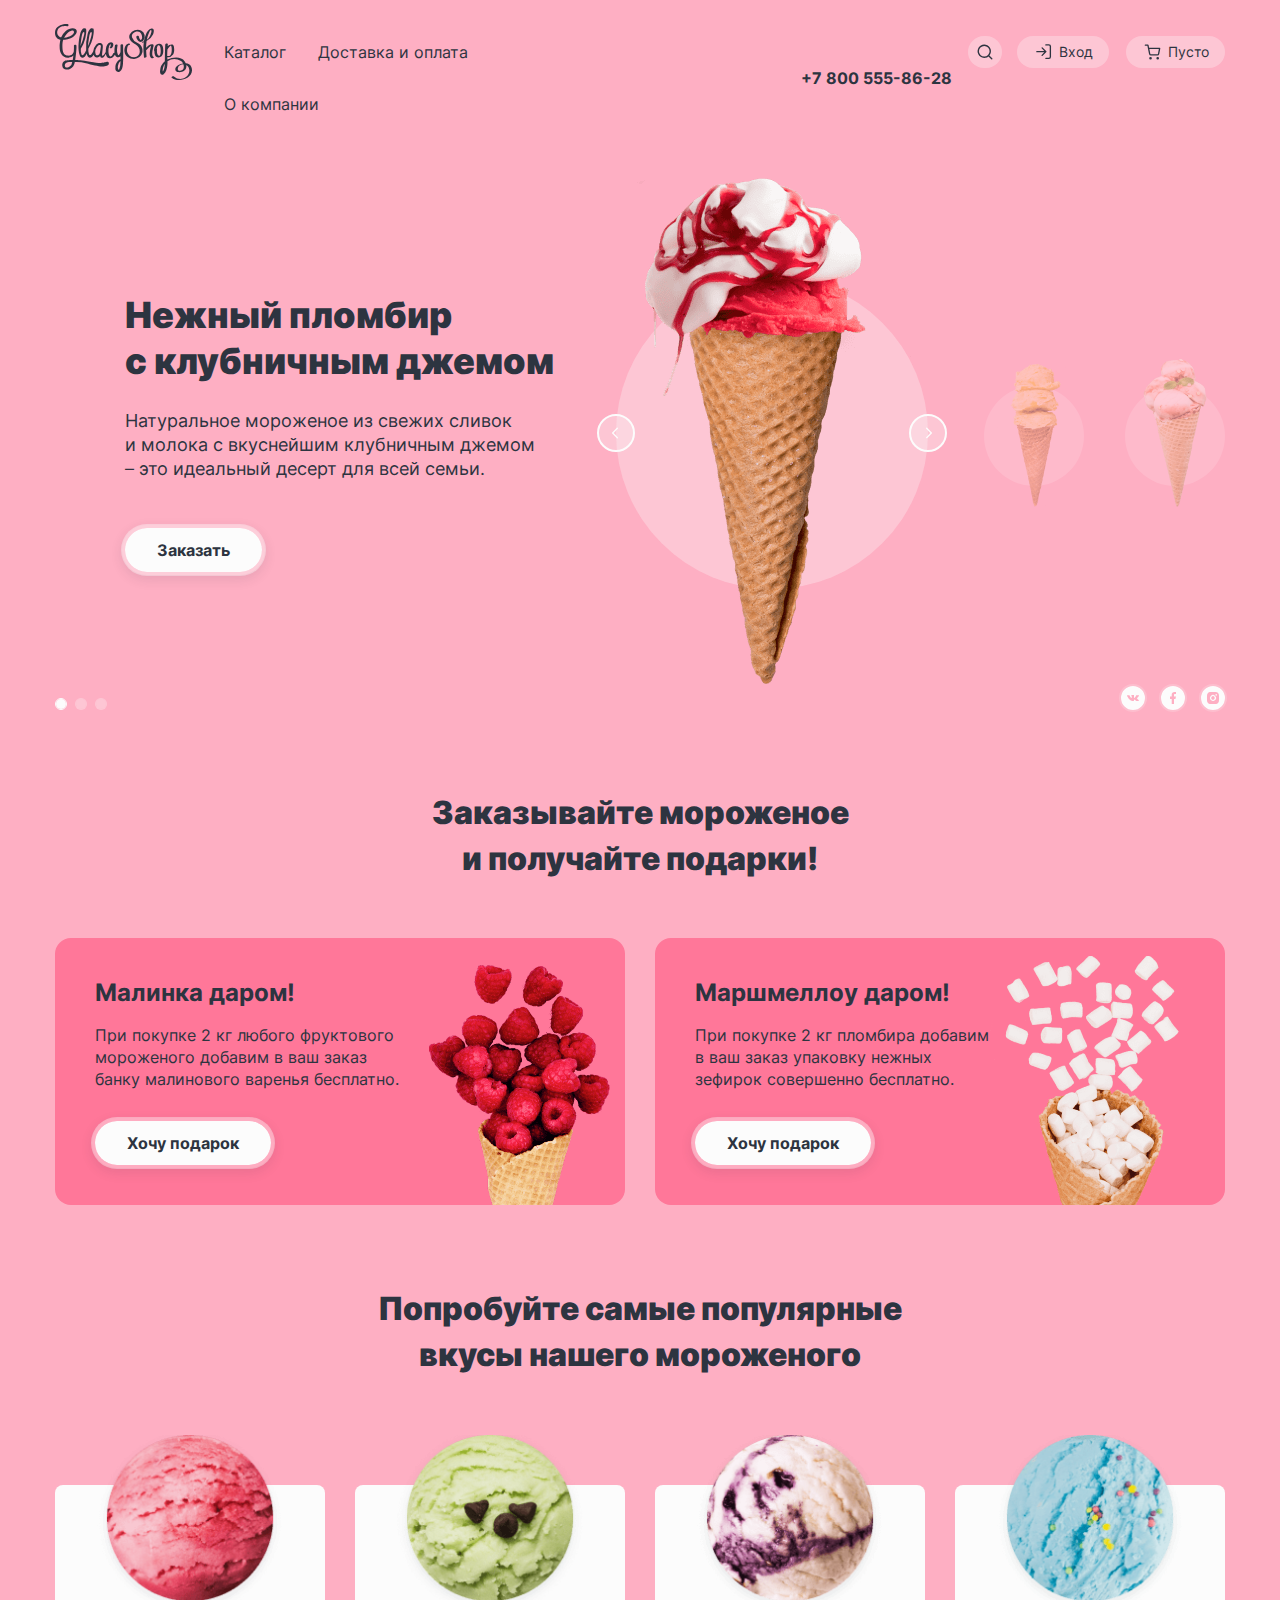
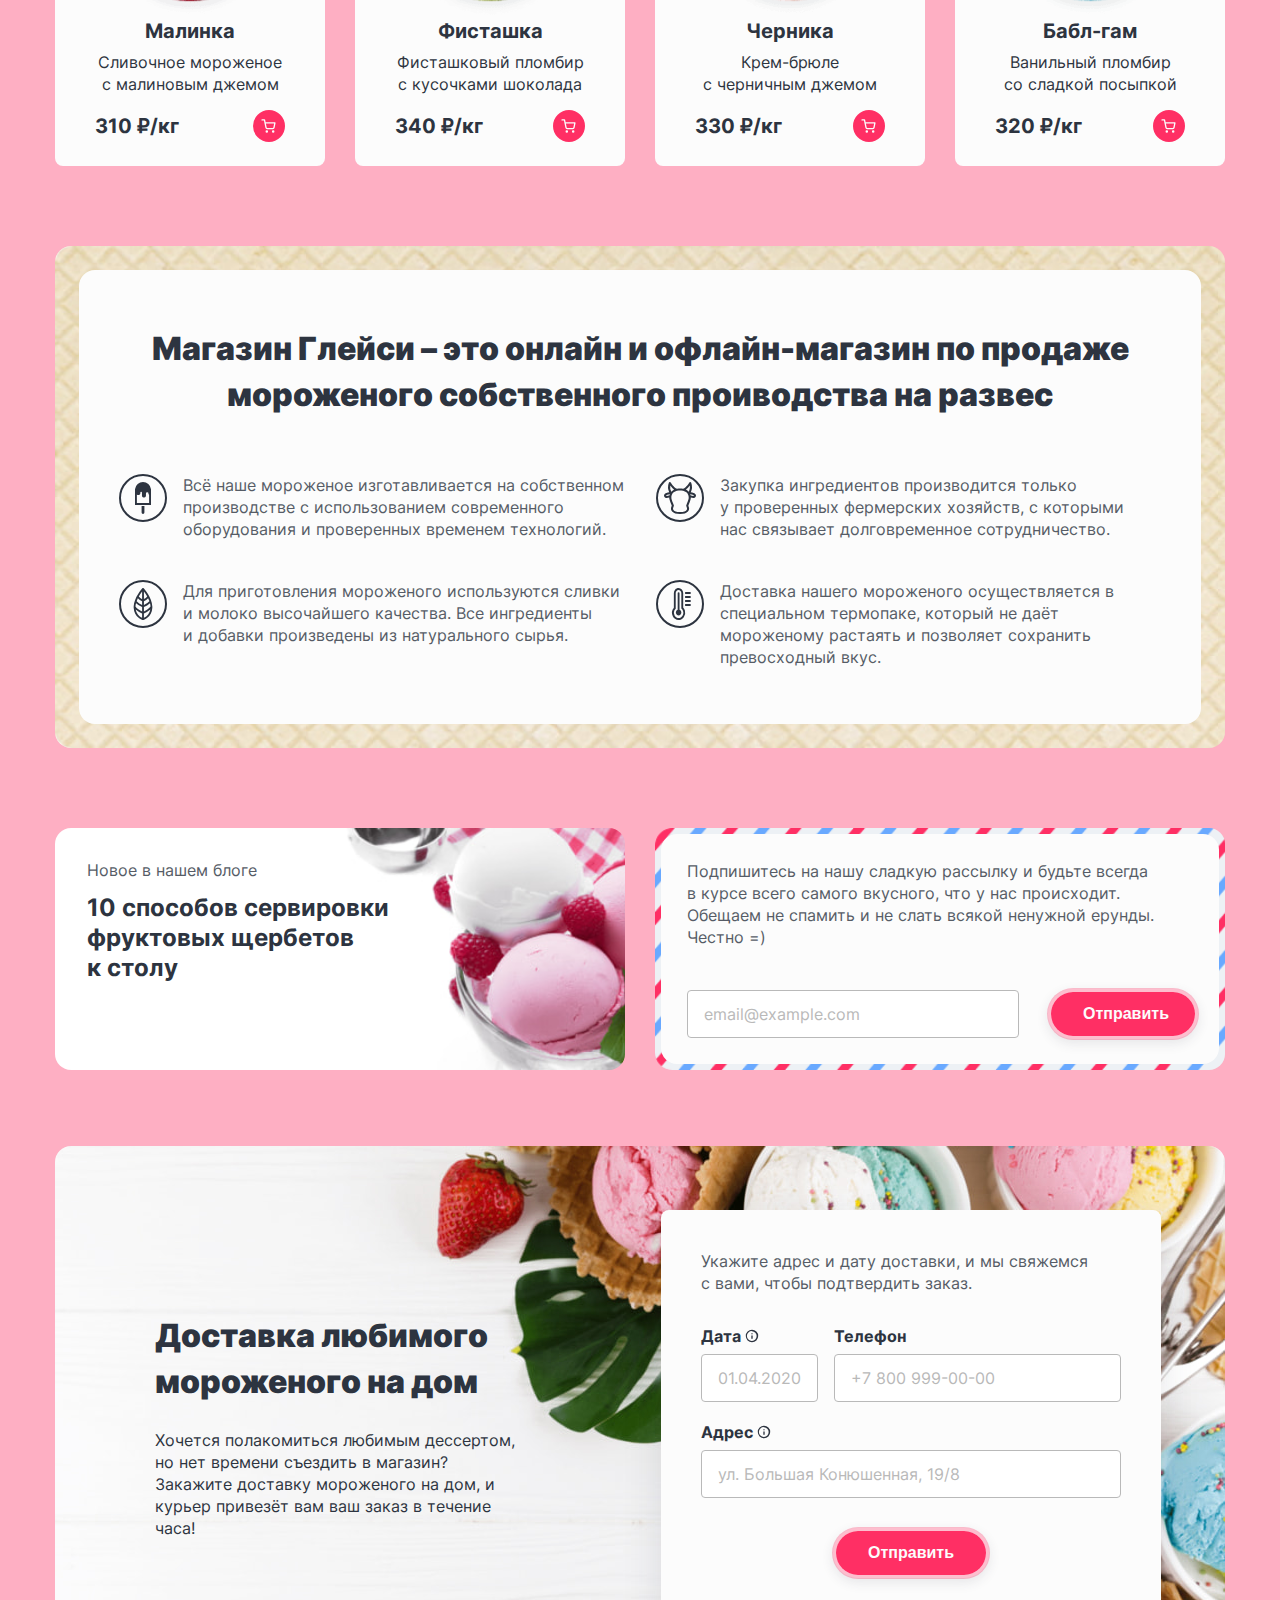
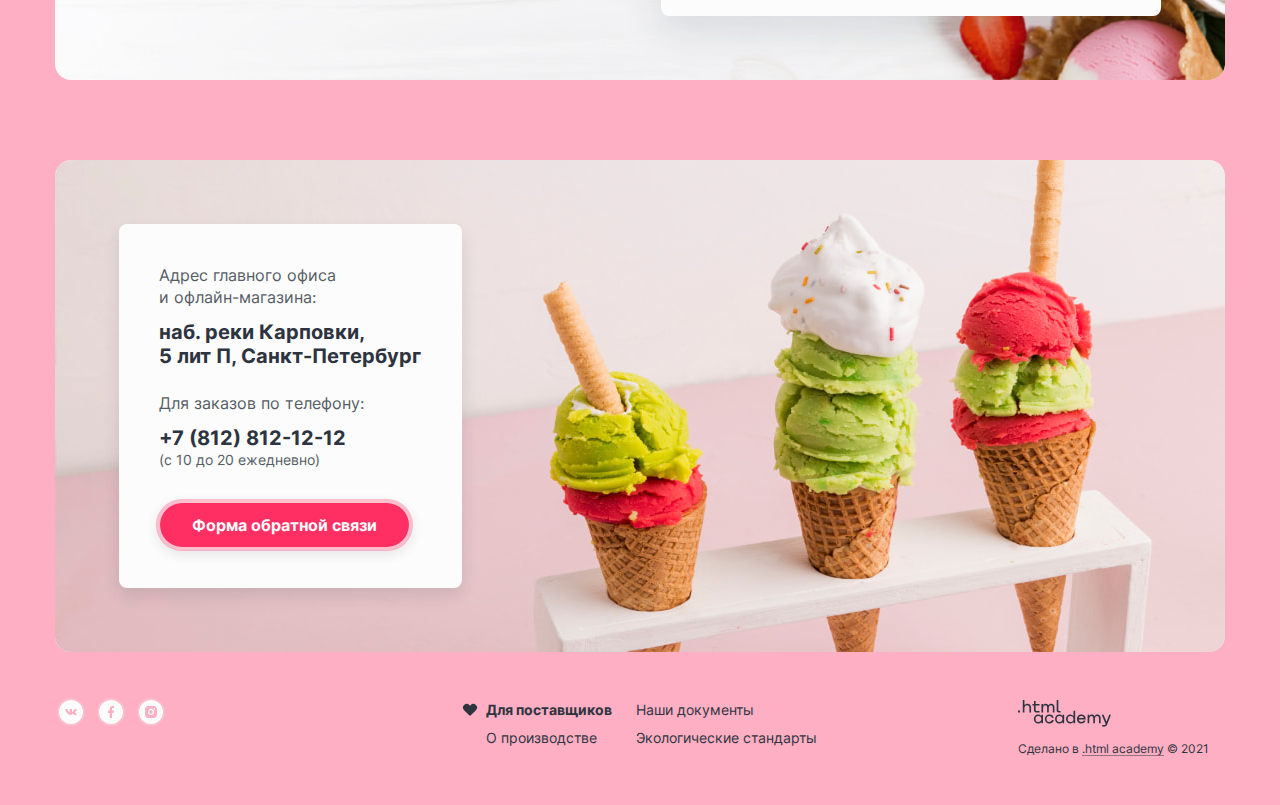
<file: index.html>
<!DOCTYPE html>
<html lang="ru">
  <head>
    <meta charset="utf-8">
    <title>HTML Academy: Глейси</title>
    <link rel="icon" href="favicon.ico">
    <link rel="icon" type="image/png" sizes="32x32" href="img/favicon-32.png">
    <link rel="stylesheet" href="css/styles.css">
  </head>

  <body class="slide-2 slide-3 slider-current">
    <header class="page-header">
        <a class="header-logo">
          <img class="logo" src="img/logo.svg" width="137" height="56" alt="Логотип интернет-магазина мороженого GllacyShop.">
        </a>
        <nav class="navigation">
          <ul class="navigation-list">
            <li class="navigation-item catalog-item">
              <a class="navigation-link catalog-link catalog-link-active" href="#">Каталог</a>
              <ul class="catalog-menu">
                <li class="catalog-menu-item catalog-new">
                  <a class="catalog-menu-link catalog-new-link" href="#">Новинки</a>
                </li>
                <li class="catalog-menu-item">
                  <a class="catalog-menu-link" href="catalog.html">Сливочное</a>
                </li>
                <li class="catalog-menu-item">
                  <a class="catalog-menu-link" href="#">Щербеты</a>
                </li>
                <li class="catalog-menu-item">
                  <a class="catalog-menu-link" href="#">Фруктовый лед</a>
                </li>
                <li class="catalog-menu-item">
                  <a class="catalog-menu-link" href="#">Мелорин</a>
                </li>
              </ul>
            </li>
            <li class="navigation-item">
              <a class="navigation-link" href="#">Доставка и оплата</a>
            </li>
            <li class="navigation-item">
              <a class="navigation-link" href="#">О компании</a>
            </li>
          </ul>
          <p class="navigation-phone">
            <a class="navigation-link-phone" href="tel:+78005558628">+7 800 555-86-28</a>
          </p>
          <ul class="navigation-user">
            <li class="navigation-item search-button">
              <button class="navigation-user-link navigation-link-search">
                <span class="visually-hidden">Поиск</span>
              </button>
              <form class="search-form" action="https://echo.htmlacademy.ru" method="get">
                <label class="visually-hidden" for="search-field">Поиск по сайту</label>
                <input class="search-field" type="search" name="search" id="search-field" placeholder="Поиск по сайту">
                <button class="search-field-button" type="button" aria-label="Закрыть"></button>
              </form>
            </li>
            <li class="navigation-item authorization-button">
              <a class="navigation-user-link navigation-link-login" href="#">Вход</a>
              <div class="login-bar">
                <h3 class="login-title">Личный кабинет</h3>
                <form class="login-form" action="https://echo.htmlacademy.ru/" method="post">
                  <p class="login-item-login">
                    <label class="visually-hidden" for="login-login">Email</label>
                    <input class="field" placeholder="email@example.com" type="email" name="login" id="login-login">
                  </p>
                  <p class="login-item-password">
                    <label class="visually-hidden" for="login-password">Пароль</label>
                    <input class="field" id="login-password" type="password" name="password" placeholder="••••••••">
                  </p>
                  <div class="login-item-authorization">
                    <button class="additional-button login-button" type="submit">Войти</button>
                    <p class="registration">
                      <a class="recovery" href="#">Забыли пароль?</a>
                      <a class="registration-link" href="#">Регистрация</a>
                    </p>
                  </div>
                </form>
              </div>
            </li>
            <li class="navigation-item basket-empty-button">
              <a class="navigation-user-link navigation-link-basket empty-basket" href="#">Пусто</a>
              <div class="basket-empty">
                <h3 class="basket-empty-title">Ваша корзина пока пуста</h3>
              </div>
            </li>
          </ul>
        </nav>
    </header>

    <main class="main-container main-index">
      <div class="container">
        <h1 class="visually-hidden">GllacyShop</h1>
        <section class="assortment">
          <h2 class="visually-hidden">Слайдер</h2>
          <div class="slider-wrapper">
            <div class="slider-text-wrapper">
              <ul class="slider-text">
                <li class="slide slide-current">
                  <h3 class="slide-title">Нежный пломбир<br> с клубничным джемом</h3>
                  <p class="slide-description">Натуральное мороженое из свежих сливок<br> и молока с вкуснейшим клубничным джемом<br> –
                    это идеальный десерт для всей семьи.</p>
                  <a class="basic-button slider-button" href="#">Заказать</a>
                </li>
                <li class="slide">
                  <h3 class="slide-title">Сливочное мороженое со вкусом банана</h3>
                  <p class="slide-description">Сливочное мороженое с ярким банановым вкусом подарит вам свежесть и наслаждение
                    даже в самый жаркий летний день.</p>
                  <a class="basic-button slider-button" href="#">Заказать</a>
                </li>
                <li class="slide">
                  <h3 class="slide-title">Карамельный пломбир<br> с маршмеллоу</h3>
                  <p class="slide-description">Необычный сладкий десерт с карамельным топпингом и кусочками зефира завоюет сердца
                    сладкоежек всех возрастов.</p>
                  <a class="basic-button slider-button" href="#">Заказать</a>
                </li>
              </ul>
              <ul class="slide-dots">
                <li><button class="dots-button dots-current" type="button" aria-label="Первый слайд"></button></li>
                <li><button class="dots-button" type="button" aria-label="Второй слайд"></button></li>
                <li><button class="dots-button " type="button" aria-label="Третий слайд"></button></li>
              </ul>
            </div>
            <div class="slider-images-wrapper">
              <ul class="slider-images">
                <li class="slider-images-slide slider-images-current">
                  <img src="img/ice-strawberry.png" width="306" height="507"
                    alt="Нежный пломбир с клубничным джемом в вафельном рожке.">
                  <div class="slider-controls">
                    <button class="controls-button next-slide" type="button" aria-label="Предыдущий слайд">
                      <svg aria-hidden="true" focusable="false" width="16" height="16" fill="none" xmlns="http://www.w3.org/2000/svg">
                        <path fill-rule="evenodd" clip-rule="evenodd" d="M7.14 2.86a.66.66 0 1 0-.95.95L10.4 8l-4.2 4.2a.67.67 0 0 0 .95.94l4.66-4.67a.66.66 0 0 0 0-.94L7.15 2.86Z" fill="currentColor"/>
                      </svg>
                    </button>
                    <button class="controls-button previous-slide" type="button" aria-label="Следующий слайд">
                      <svg aria-hidden="true" focusable="false" width="16" height="16" fill="none" xmlns="http://www.w3.org/2000/svg">
                        <path fill-rule="evenodd" clip-rule="evenodd" d="M9.8 3.8a.66.66 0 1 0-.94-.94L4.2 7.53a.67.67 0 0 0 0 .94l4.67 4.67a.66.66 0 1 0 .94-.94L5.6 8l4.2-4.2Z" fill="currentColor"/>
                      </svg>
                    </button>
                  </div>
                </li>
                <li class="slider-images-slide">
                  <img src="img/ice-banana.png" width="306" height="507"
                    alt="Сливочное мороженое со вкусом банана в вафельном рожке.">
                </li>
                <li class="slider-images-slide">
                  <img src="img/ice-marshmallows.png" width="306" height="507"
                    alt="Карамельный пломбир с маршмеллоу в вафельном рожке.">
                </li>
              </ul>
            </div>
          </div>
          <ul class="social-list slider-social">
            <li class="social-item">
              <a class="social-button" href="https://vk.com/htmlacademy">
                <span class="visually-hidden">Вконтакте</span>
                <svg width="24" height="24" fill="none" xmlns="http://www.w3.org/2000/svg">
                  <path fill-rule="evenodd" clip-rule="evenodd" d="M24 12a12 12 0 1 1-24 0 12 12 0 0 1 24 0Zm-11.41 2.97h-.72s-1.58.09-2.98-1.18C7.37 12.4 6.03 9.65 6.03 9.65s-.07-.18 0-.27c.1-.1.36-.1.36-.1l1.72-.01s.16.02.27.1c.1.05.15.17.15.17s.28.61.65 1.17c.71 1.08 1.05 1.32 1.29 1.2.35-.16.25-1.53.25-1.53s0-.5-.18-.71c-.14-.17-.41-.22-.53-.24-.1-.01.06-.2.26-.3.31-.13.86-.13 1.5-.13.5 0 .65.03.84.07.46.1.44.41.41 1.08l-.02.7v.18c-.01.34-.02.73.23.88.13.07.45 0 1.26-1.19.38-.56.66-1.23.66-1.23s.07-.12.16-.17c.1-.05.24-.04.24-.04h1.8s.54-.06.63.15c.1.23-.2.75-.94 1.61-.7.82-1.03 1.12-1 1.38.01.2.23.38.66.72.89.73 1.13 1.1 1.18 1.2l.01.01c.4.58-.44.62-.44.62l-1.6.02s-.34.06-.8-.2a3.94 3.94 0 0 1-.69-.6c-.33-.34-.65-.66-.91-.58-.45.12-.44.96-.44.96s0 .18-.1.28c-.1.1-.32.12-.32.12Z" fill="currentColor"/>
                </svg>
              </a>
            </li>
            <li class="social-item">
              <a class="social-button" href="https://www.facebook.com/htmlacademy">
                <span class="visually-hidden">Фейсбук</span>
                <svg width="24" height="24" fill="none" xmlns="http://www.w3.org/2000/svg">
                  <path fill-rule="evenodd" clip-rule="evenodd" d="M24 12a12 12 0 1 1-24 0 12 12 0 0 1 24 0Zm-9.57.9H13V18h-2.29v-5.1H9v-2.4h1.71V8.82c0-1.83 1.1-2.82 2.66-2.82.74 0 1.44.06 1.63.08V8.1h-.86C13 8.1 13 8.68 13 9.3v1.2h2l-.57 2.4Z" fill="currentColor"/>
                </svg>
              </a>
            </li>
            <li class="social-item">
              <a class="social-button" href="https://www.instgram.com/htmlacademy">
                <span class="visually-hidden">Инстаграм</span>
                <svg width="24" height="24" fill="none" xmlns="http://www.w3.org/2000/svg">
                  <path fill-rule="evenodd" clip-rule="evenodd" d="M24 12a12 12 0 1 1-24 0 12 12 0 0 1 24 0Zm-9.53-5.96C13.83 6 13.63 6 12 6c-1.63 0-1.83 0-2.47.04-.64.03-1.08.13-1.46.28-.4.15-.76.38-1.06.69-.3.3-.54.66-.7 1.06-.14.38-.24.82-.27 1.46C6 10.17 6 10.37 6 12c0 1.63 0 1.83.04 2.47.03.64.13 1.08.28 1.46.15.4.38.76.69 1.06.3.3.66.54 1.06.7.38.14.82.24 1.46.27.64.03.84.04 2.47.04 1.63 0 1.83 0 2.47-.04a4.43 4.43 0 0 0 1.46-.28c.4-.15.76-.38 1.06-.69.3-.3.54-.66.7-1.06.14-.38.24-.82.27-1.46.03-.64.04-.84.04-2.47 0-1.63 0-1.83-.04-2.47a4.43 4.43 0 0 0-.28-1.46c-.15-.4-.38-.76-.69-1.06a2.93 2.93 0 0 0-1.06-.7 4.42 4.42 0 0 0-1.46-.27Zm-4.6 3.84a3 3 0 1 1 4.25 4.24 3 3 0 0 1-4.24-4.24Zm5.81-1.56a.75.75 0 1 1-1.06 1.06.75.75 0 0 1 1.06-1.06Zm-2.4 2.4a1.8 1.8 0 1 0-2.55 2.55 1.8 1.8 0 0 0 2.54-2.54Z" fill="currentColor"/>
                </svg>
              </a>
            </li>
          </ul>
        </section>
        <section class="actions">
          <h2 class="section-title">Заказывайте мороженое<br> и получайте подарки!</h2>
          <ul class="actions-list">
            <li class="actions-item">
              <article class="action action-raspberry">
                  <div class="action-text">
                    <h3 class="action-title">Малинка даром!</h3>
                    <p class="actions-description">При покупке 2 кг любого фруктового мороженого добавим в ваш заказ банку
                      малинового варенья бесплатно.</p>
                    <a class="basic-button actions-button" href="#">Хочу подарок</a>
                  </div>
              </article>
            </li>
            <li class="actions-item">
              <article class="action action-marshmallow">
                  <div class="action-text">
                    <h3 class="action-title">Маршмеллоу даром!</h3>
                    <p class="actions-description">При покупке 2 кг пломбира добавим<br> в ваш заказ упаковку нежных<br> зефирок совершенно
                      бесплатно.</p>
                    <a class="basic-button actions-button" href="#">Хочу подарок</a>
                  </div>
              </article>
            </li>
          </ul>
        </section>
        <section class="popular">
          <h2 class="section-title">Попробуйте самые популярные<br> вкусы нашего мороженого</h2>
          <ul class="product-list popular-product-list">
            <li class="product-card">
              <a class="product-card-link-title" href="#">
                <h3 class="product-card-title">Малинка</h3>
              </a>
              <a class="product-card-link-image" href="#">
                <img class="product-card-image" src="img/card-raspberry.png" width="168" height="168" alt="Сливочное мороженое с малиновым джемом.">
              </a>
              <p class="product-card-description">Сливочное мороженое с малиновым джемом</p>
              <div class="product-card-basket">
                <b class="product-card-price">310 ₽/кг</b>
                <a class="basket-button" href="#">
                  <span class="visually-hidden">Купить</span>
                  <svg class="basket-button-icon" aria-hidden="true" focusable="false" width="15" height="14" fill="none" xmlns="http://www.w3.org/2000/svg">
                    <path fill-rule="evenodd" clip-rule="evenodd" d="M1.17.25a.67.67 0 1 0 0 1.33h1.77l.47 2.34v.05l.97 4.84a1.83 1.83 0 0 0 1.82 1.46h5.62a1.83 1.83 0 0 0 1.82-1.46V8.8l.93-4.86a.67.67 0 0 0-.66-.8h-9.3L4.14.8a.67.67 0 0 0-.66-.54H1.17Zm4.52 8.3-.81-4.07h8.23l-.78 4.07a.5.5 0 0 1-.49.4H6.18a.5.5 0 0 1-.49-.4ZM4.56 12.5a1.25 1.25 0 1 1 2.49 0 1.25 1.25 0 0 1-2.5 0Zm6.37 0a1.25 1.25 0 1 1 2.5 0 1.25 1.25 0 0 1-2.5 0Z" fill="currentColor"/>
                  </svg>
                </a>
              </div>
            </li>
            <li class="product-card">
              <a class="product-card-link-title" href="#">
                <h3 class="product-card-title">Фисташка</h3>
              </a>
              <a class="product-card-link-image" href="#">
                <img class="product-card-image" src="img/card-pistachio.png" width="168" height="168" alt="Фисташковый пломбир с кусочками шоколада.">
              </a>
              <p class="product-card-description">Фисташковый пломбир<br> с кусочками шоколада</p>
              <div class="product-card-basket">
                <b class="product-card-price">340 ₽/кг</b>
                <a class="basket-button" href="#">
                  <span class="visually-hidden">Купить</span>
                  <svg class="basket-button-icon" aria-hidden="true" focusable="false" width="15" height="14" fill="none" xmlns="http://www.w3.org/2000/svg">
                    <path fill-rule="evenodd" clip-rule="evenodd" d="M1.17.25a.67.67 0 1 0 0 1.33h1.77l.47 2.34v.05l.97 4.84a1.83 1.83 0 0 0 1.82 1.46h5.62a1.83 1.83 0 0 0 1.82-1.46V8.8l.93-4.86a.67.67 0 0 0-.66-.8h-9.3L4.14.8a.67.67 0 0 0-.66-.54H1.17Zm4.52 8.3-.81-4.07h8.23l-.78 4.07a.5.5 0 0 1-.49.4H6.18a.5.5 0 0 1-.49-.4ZM4.56 12.5a1.25 1.25 0 1 1 2.49 0 1.25 1.25 0 0 1-2.5 0Zm6.37 0a1.25 1.25 0 1 1 2.5 0 1.25 1.25 0 0 1-2.5 0Z" fill="currentColor"/>
                  </svg>
                </a>
              </div>
            </li>
            <li class="product-card">
              <a class="product-card-link-title" href="#">
                <h3 class="product-card-title">Черника</h3>
              </a>
              <a class="product-card-link-image" href="#">
                <img class="product-card-image" src="img/card-blueberry.png" width="168" height="168" alt="Крем-брюле с черничным джемом.">
              </a>
              <p class="product-card-description">Крем-брюле<br> с черничным джемом</p>
              <div class="product-card-basket">
                <b class="product-card-price">330 ₽/кг</b>
                <a class="basket-button" href="#">
                  <span class="visually-hidden">Купить</span>
                  <svg class="basket-button-icon" aria-hidden="true" focusable="false" width="15" height="14" fill="none" xmlns="http://www.w3.org/2000/svg">
                    <path fill-rule="evenodd" clip-rule="evenodd" d="M1.17.25a.67.67 0 1 0 0 1.33h1.77l.47 2.34v.05l.97 4.84a1.83 1.83 0 0 0 1.82 1.46h5.62a1.83 1.83 0 0 0 1.82-1.46V8.8l.93-4.86a.67.67 0 0 0-.66-.8h-9.3L4.14.8a.67.67 0 0 0-.66-.54H1.17Zm4.52 8.3-.81-4.07h8.23l-.78 4.07a.5.5 0 0 1-.49.4H6.18a.5.5 0 0 1-.49-.4ZM4.56 12.5a1.25 1.25 0 1 1 2.49 0 1.25 1.25 0 0 1-2.5 0Zm6.37 0a1.25 1.25 0 1 1 2.5 0 1.25 1.25 0 0 1-2.5 0Z" fill="currentColor"/>
                  </svg>
                </a>
              </div>
            </li>
            <li class="product-card">
              <a class="product-card-link-title" href="#">
                <h3 class="product-card-title">Бабл-гам</h3>
              </a>
              <a class="product-card-link-image" href="#">
                <img class="product-card-image" src="img/card-gum.png" width="168" height="168" alt="Ванильный пломбир со сладкой посыпкой.">
              </a>
              <p class="product-card-description">Ванильный пломбир<br> со сладкой посыпкой</p>
              <div class="product-card-basket">
                <b class="product-card-price">320 ₽/кг</b>
                <a class="basket-button" href="#">
                  <span class="visually-hidden">Купить</span>
                  <svg class="basket-button-icon" aria-hidden="true" focusable="false" width="15" height="14" fill="none" xmlns="http://www.w3.org/2000/svg">
                    <path fill-rule="evenodd" clip-rule="evenodd" d="M1.17.25a.67.67 0 1 0 0 1.33h1.77l.47 2.34v.05l.97 4.84a1.83 1.83 0 0 0 1.82 1.46h5.62a1.83 1.83 0 0 0 1.82-1.46V8.8l.93-4.86a.67.67 0 0 0-.66-.8h-9.3L4.14.8a.67.67 0 0 0-.66-.54H1.17Zm4.52 8.3-.81-4.07h8.23l-.78 4.07a.5.5 0 0 1-.49.4H6.18a.5.5 0 0 1-.49-.4ZM4.56 12.5a1.25 1.25 0 1 1 2.49 0 1.25 1.25 0 0 1-2.5 0Zm6.37 0a1.25 1.25 0 1 1 2.5 0 1.25 1.25 0 0 1-2.5 0Z" fill="currentColor"/>
                  </svg>
                </a>
              </div>
            </li>
          </ul>
        </section>
        <section class="advantages">
          <div class="advantages-wrapper">
            <h2 class="advantages-title">Магазин Глейси – это онлайн и офлайн-магазин по продаже мороженого собственного
              проиводства на развес</h2>
            <ul class="advantages-list">
              <li class="advantages-item advantages-manufacture">Всё наше мороженое изготавливается на собственном производстве с использованием современного оборудования и проверенных временем технологий.</li>
              <li class="advantages-item advantages-ingredients">Закупка ингредиентов производится только<br> у проверенных фермерских хозяйств, с которыми<br> нас связывает долговременное сотрудничество.</li>
              <li class="advantages-item advantages-quality">Для приготовления мороженого используются сливки и молоко высочайшего качества. Все ингредиенты<br> и добавки произведены из натурального сырья.</li>
              <li class="advantages-item advantages-delivery">Доставка нашего мороженого осуществляется в специальном термопаке, который не даёт мороженому растаять и позволяет сохранить превосходный вкус.</li>
            </ul>
          </div>
        </section>
        <div class="index-bar">
          <article class="news">
            <div class="news-text">
              <h2 class="news-title">Новое в нашем блоге</h2>
              <p class="news-description">10 способов сервировки фруктовых щербетов<br> к столу</p>
            </div>
          </article>
          <section class="newsletter">
            <div class="newsletter-wrapper">
              <h2 class="newsletter-title visually-hidden">Подписка</h2>
              <p class="newsletter-description">Подпишитесь на нашу сладкую рассылку и будьте всегда<br> в курсе всего самого
                вкусного, что у нас происходит. Обещаем не спамить и не слать всякой ненужной ерунды. Честно =)</p>
              <form class="newsletter-form" action="https://echo.htmlacademy.ru/" method="post">
                <p class="newsletter-email">
                  <label class="visually-hidden" for="newsletter-email">Email</label>
                  <input class="field email-field" placeholder="email@example.com" type="email" name="newsletter-email" id="newsletter-email">
                </p>
                <button class="additional-button newsletter-button" type="submit">Отправить</button>
              </form>
            </div>
          </section>
        </div>
        <section class="delivery">
          <div class="delivery-description-wrapper">
            <h2 class="section-title delivery-title">Доставка любимого мороженого на дом</h2>
            <p class="delivery-description">Хочется полакомиться любимым дессертом, но нет времени съездить в магазин? Закажите доставку мороженого на дом, и курьер привезёт вам ваш заказ в течение часа!</p>
          </div>
          <div class="delivery-form-wrapper">
            <p class="delivery-form-description">Укажите адрес и дату доставки, и мы свяжемся<br> с вами, чтобы подтвердить заказ.</p>
            <form class="delivery-form" action="https://echo.htmlacademy.ru/" method="post">
                <p class="delivery-form-date">
                  <span class="form-label form-label-icon">
                    <label for="delivery-date">Дата</label>
                    <button class="info tooltip" type="button">
                      <span class="tooltiptext">Введите дату доставки</span>
                    </button>
                  </span>
                  <input class="field delivery-date" type="text" id="delivery-date" name="delivery-date" placeholder="01.04.2020">
                </p>
                <p class="delivery-form-phone">
                  <label for="delivery-phone">Телефон</label>
                  <input class="field delivery-phone" type="text" id="delivery-phone" name="delivery-phone" placeholder="+7 800 999-00-00">
                </p>
                <p class="delivery-form-address">
                  <span class="form-label form-label-icon">
                    <label for="delivery-address">Адрес</label>
                    <button class="info tooltip" type="button">
                      <span class="tooltiptext">Введите название улицы, дома и квартиры</span>
                    </button>
                  </span>
                  <input class="field delivery-address" type="text" id="delivery-address" name="delivery-address" placeholder="ул. Большая Конюшенная, 19/8">
                </p>
                <button class="additional-button delivery-form-button" type="submit">Отправить</button>
            </form>
          </div>
        </section>
        <section class="contacts">
          <h2 class="visually-hidden">Контакты</h2>
          <article class="contacts-wrapper">
            <h3 class="visually-hidden">Контакты</h3>
            <p class="contacts-address">Адрес главного офиса<br> и офлайн-магазина:</p>
            <p class="contacts-address-text">наб. pеки Карповки,<br> 5 лит П, Санкт-Петербург</p>
            <p class="contacts-phone">Для заказов по телефону:</p>
            <a class="contacts-phone-link" href="tel:88128121212">+7 (812) 812-12-12</a>
            <p class="contacts-schedule">(с 10 до 20 ежедневно)</p>
            <a class="additional-button feedback-link" href="feedback.html">Форма обратной связи</a>
          </article>
        </section>
      </div>
    </main>

    <footer class="page-footer">
      <section class="footer-social">
        <h2 class="visually-hidden">Социальные сети</h2>
        <ul class="social-list footer-social-list">
          <li class="social-item">
            <a class="social-button" href="https://vk.com/htmlacademy">
              <span class="visually-hidden">Вконтакте</span>
              <svg width="24" height="24" fill="none" xmlns="http://www.w3.org/2000/svg">
                <path fill-rule="evenodd" clip-rule="evenodd" d="M24 12a12 12 0 1 1-24 0 12 12 0 0 1 24 0Zm-11.41 2.97h-.72s-1.58.09-2.98-1.18C7.37 12.4 6.03 9.65 6.03 9.65s-.07-.18 0-.27c.1-.1.36-.1.36-.1l1.72-.01s.16.02.27.1c.1.05.15.17.15.17s.28.61.65 1.17c.71 1.08 1.05 1.32 1.29 1.2.35-.16.25-1.53.25-1.53s0-.5-.18-.71c-.14-.17-.41-.22-.53-.24-.1-.01.06-.2.26-.3.31-.13.86-.13 1.5-.13.5 0 .65.03.84.07.46.1.44.41.41 1.08l-.02.7v.18c-.01.34-.02.73.23.88.13.07.45 0 1.26-1.19.38-.56.66-1.23.66-1.23s.07-.12.16-.17c.1-.05.24-.04.24-.04h1.8s.54-.06.63.15c.1.23-.2.75-.94 1.61-.7.82-1.03 1.12-1 1.38.01.2.23.38.66.72.89.73 1.13 1.1 1.18 1.2l.01.01c.4.58-.44.62-.44.62l-1.6.02s-.34.06-.8-.2a3.94 3.94 0 0 1-.69-.6c-.33-.34-.65-.66-.91-.58-.45.12-.44.96-.44.96s0 .18-.1.28c-.1.1-.32.12-.32.12Z" fill="currentColor"/>
              </svg>
            </a>
          </li>
          <li class="social-item">
            <a class="social-button" href="https://www.facebook.com/htmlacademy">
              <span class="visually-hidden">Фейсбук</span>
              <svg width="24" height="24" fill="none" xmlns="http://www.w3.org/2000/svg">
                <path fill-rule="evenodd" clip-rule="evenodd" d="M24 12a12 12 0 1 1-24 0 12 12 0 0 1 24 0Zm-9.57.9H13V18h-2.29v-5.1H9v-2.4h1.71V8.82c0-1.83 1.1-2.82 2.66-2.82.74 0 1.44.06 1.63.08V8.1h-.86C13 8.1 13 8.68 13 9.3v1.2h2l-.57 2.4Z" fill="currentColor"/>
              </svg>
            </a>
          </li>
          <li class="social-item">
            <a class="social-button" href="https://www.instgram.com/htmlacademy">
              <span class="visually-hidden">Инстаграм</span>
              <svg width="24" height="24" fill="none" xmlns="http://www.w3.org/2000/svg">
                <path fill-rule="evenodd" clip-rule="evenodd" d="M24 12a12 12 0 1 1-24 0 12 12 0 0 1 24 0Zm-9.53-5.96C13.83 6 13.63 6 12 6c-1.63 0-1.83 0-2.47.04-.64.03-1.08.13-1.46.28-.4.15-.76.38-1.06.69-.3.3-.54.66-.7 1.06-.14.38-.24.82-.27 1.46C6 10.17 6 10.37 6 12c0 1.63 0 1.83.04 2.47.03.64.13 1.08.28 1.46.15.4.38.76.69 1.06.3.3.66.54 1.06.7.38.14.82.24 1.46.27.64.03.84.04 2.47.04 1.63 0 1.83 0 2.47-.04a4.43 4.43 0 0 0 1.46-.28c.4-.15.76-.38 1.06-.69.3-.3.54-.66.7-1.06.14-.38.24-.82.27-1.46.03-.64.04-.84.04-2.47 0-1.63 0-1.83-.04-2.47a4.43 4.43 0 0 0-.28-1.46c-.15-.4-.38-.76-.69-1.06a2.93 2.93 0 0 0-1.06-.7 4.42 4.42 0 0 0-1.46-.27Zm-4.6 3.84a3 3 0 1 1 4.25 4.24 3 3 0 0 1-4.24-4.24Zm5.81-1.56a.75.75 0 1 1-1.06 1.06.75.75 0 0 1 1.06-1.06Zm-2.4 2.4a1.8 1.8 0 1 0-2.55 2.55 1.8 1.8 0 0 0 2.54-2.54Z" fill="currentColor"/>
              </svg>
            </a>
          </li>
        </ul>
      </section>
      <section class="footer-navigation">
        <h2 class="visually-hidden">Меню</h2>
        <ul class="footer-navigation-list">
          <li class="footer-navigation-item footer-navigation-current">
            <a class="footer-navigation-link" href="#">Для поставщиков</a>
          </li>
          <li class="footer-navigation-item">
            <a class="footer-navigation-link" href="#">Наши документы</a>
          </li>
          <li class="footer-navigation-item">
            <a class="footer-navigation-link" href="#">О производстве</a>
          </li>
          <li class="footer-navigation-item">
            <a class="footer-navigation-link" href="#">Экологические стандарты</a>
          </li>
        </ul>
      </section>
      <section class="developer">
        <h2 class="visually-hidden">html academy</h2>
        <a class="developer-logo" href="https://htmlacademy.ru/">
          <img src="img/logo-htmlacademy.svg" width="93" height="27" alt="Логотип html academy.">
        </a>
        <p class="developer-text">Сделано в <a class="developer-link" href="https://htmlacademy.ru/">.html academy</a> © 2021</p>
      </section>
    </footer>

    <div class="modal-container modal-container-close">
      <section class="modal modal-feedback">
        <h2 class="modal-title">Мы обязательно ответим вам!</h2>
        <form class="feedback-form" action="https://echo.htmlacademy.ru" method="post">
          <p class="feedback-item">
            <label class="visually-hidden" for="name">Имя и фамилия</label>
            <input class="field feedback-user" id="name" type="text" name="name" placeholder="Имя и фамилия">
          </p>
          <p class="feedback-item">
            <label class="visually-hidden" for="email">Email</label>
            <input class="field feedback-email" id="email" type="email" name="email" placeholder="email@example.com" required>
          </p>
          <p class="feedback-item feedback-item-letter">
            <label class="visually-hidden" for="letter">Текст письма:</label>
            <textarea class="field feedback-letter-textarea" id="letter" name="letter" placeholder="В свободной форме"></textarea>
          </p>
          <button class="additional-button modal-feedback-button" type="submit">Отправить</button>
        </form>
        <button class="modal-close-button" type="button" aria-label="Закрыть"></button>
      </section>
    </div>
  </body>
</html>
</file>
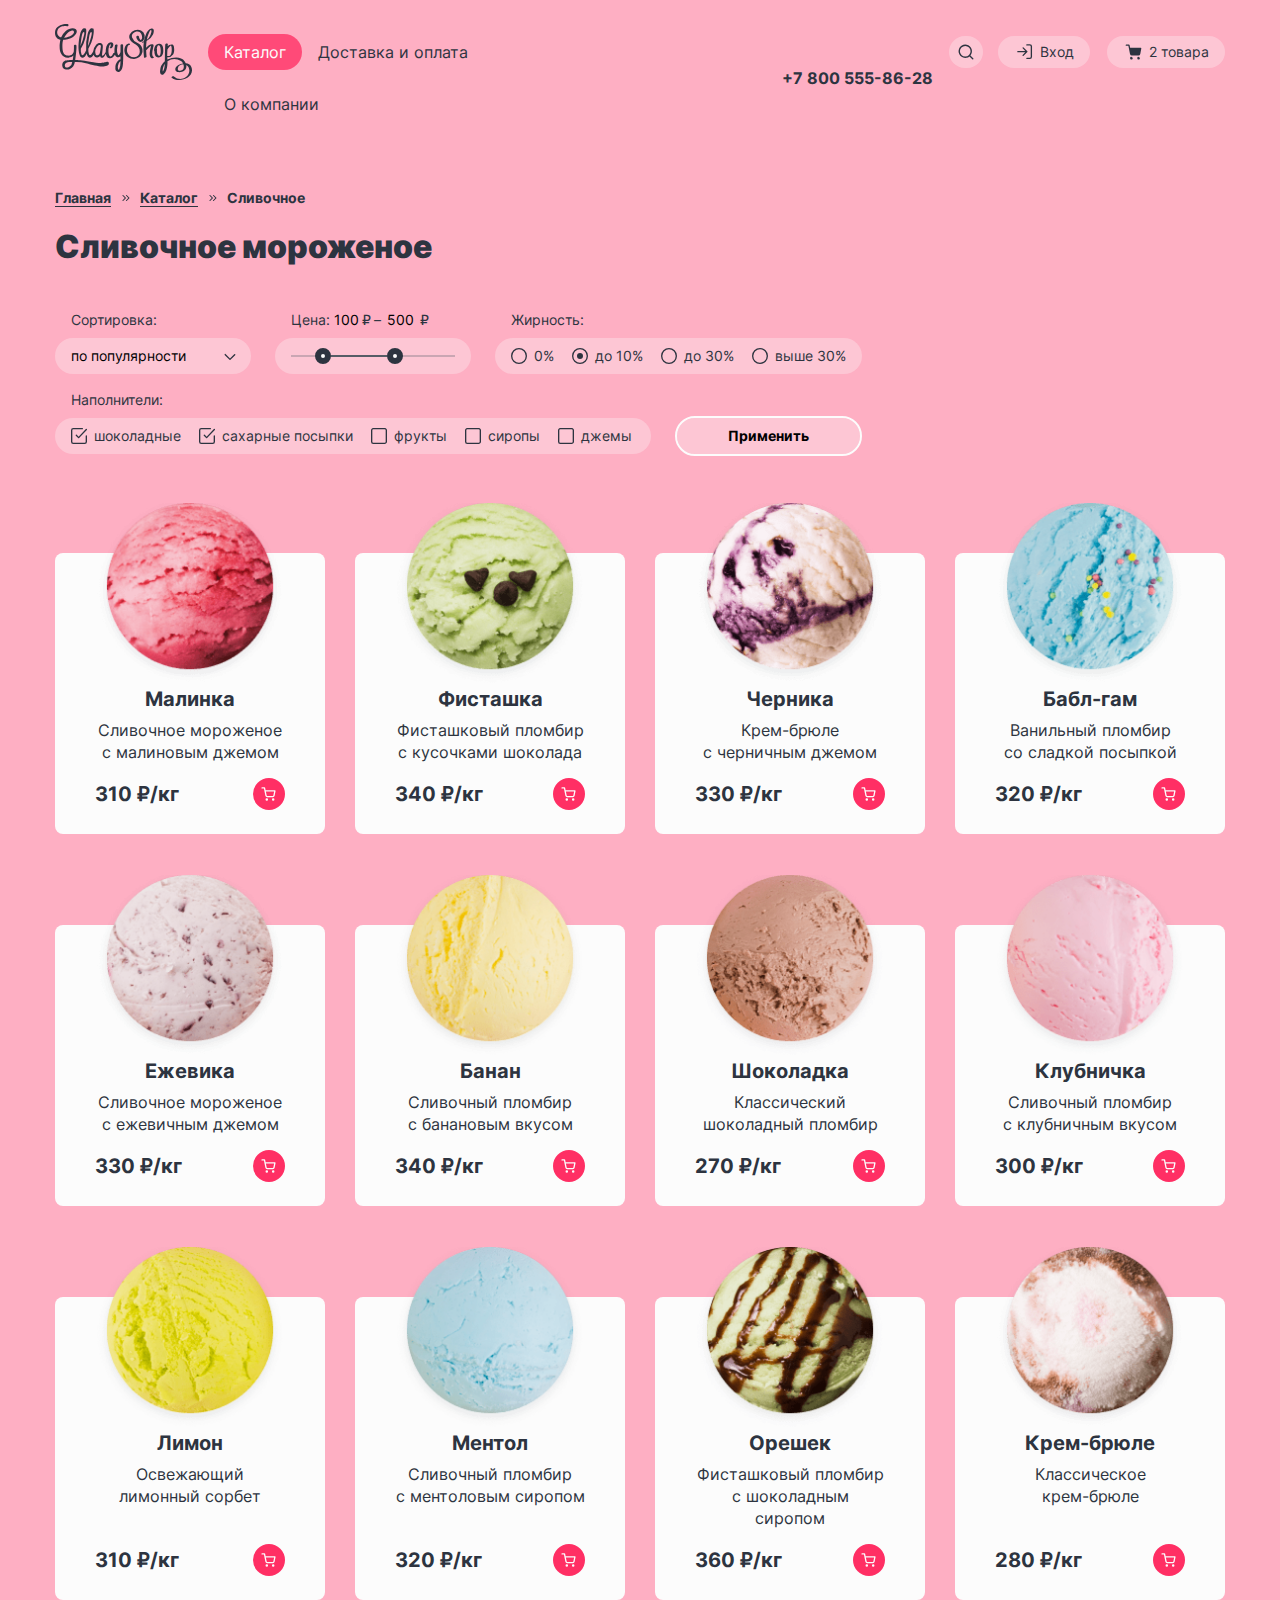
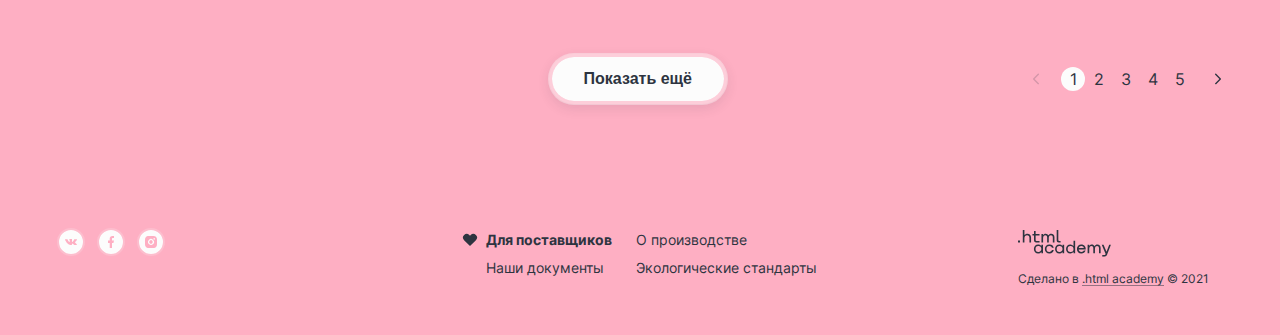
<file: catalog.html>
<!DOCTYPE html>
<html lang="ru">
  <head>
    <meta charset="utf-8">
    <title>Каталог</title>
    <link rel="icon" href="favicon.ico">
    <link rel="icon" type="image/png" sizes="32x32" href="img/favicon-32.png">
    <link rel="stylesheet" href="css/styles.css">
  </head>

  <body>
    <header class="page-header">
      <a class="header-logo"  href="index.html">
        <img class="logo" src="img/logo.svg" width="137" height="56" alt="Логотип интернет-магазина мороженого GllacyShop.">
      </a>
      <nav class="navigation">
        <ul class="navigation-list">
          <li class="navigation-item catalog-item">
            <a class="navigation-link navigation-link-current" href="#">Каталог</a>
            <ul class="catalog-menu">
              <li class="catalog-menu-item catalog-new">
                <a class="catalog-menu-link catalog-new-link" href="#">Новинки</a>
              </li>
              <li class="catalog-menu-item catalog-menu-item-active">
                <a class="catalog-menu-link" href="catalog.html">Сливочное</a>
              </li>
              <li class="catalog-menu-item">
                <a class="catalog-menu-link" href="#">Щербеты</a>
              </li>
              <li class="catalog-menu-item">
                <a class="catalog-menu-link" href="#">Фруктовый лед</a>
              </li>
              <li class="catalog-menu-item">
                <a class="catalog-menu-link" href="#">Мелорин</a>
              </li>
            </ul>
          </li>
          <li class="navigation-item">
            <a class="navigation-link" href="#">Доставка и оплата</a>
          </li>
          <li class="navigation-item">
            <a class="navigation-link" href="#">О компании</a>
          </li>
        </ul>
        <p class="navigation-phone">
          <a class="navigation-link-phone" href="tel:+78005558628">+7 800 555-86-28</a>
        </p>
        <ul class="navigation-user">
          <li class="navigation-item search-button">
            <button class="navigation-user-link navigation-link-search">
              <span class="visually-hidden">Поиск</span>
            </button>
            <form class="search-form" action="https://echo.htmlacademy.ru" method="get">
              <label class="visually-hidden" for="search-field">Поиск по сайту</label>
              <input class="search-field" type="search" name="search" id="search-field" placeholder="Поиск по сайту">
              <button class="search-field-button" type="button" aria-label="Закрыть"></button>
            </form>
          </li>
          <li class="navigation-item authorization-button">
            <a class="navigation-user-link navigation-link-login" href="#">Вход</a>
            <div class="login-bar">
              <h3 class="login-title">Личный кабинет</h3>
              <form class="login-form" action="https://echo.htmlacademy.ru/" method="post">
                <p class="login-item-login">
                  <label class="visually-hidden" for="login-login">Email</label>
                  <input class="field" placeholder="email@example.com" type="email" name="login" id="login-login">
                </p>
                <p class="login-item-password">
                  <label class="visually-hidden" for="login-password">Пароль</label>
                  <input class="field" id="login-password" type="password" name="password" placeholder="••••••••">
                </p>
                <div class="login-item-authorization">
                  <button class="additional-button login-button" type="submit">Войти</button>
                  <p class="registration">
                    <a class="recovery" href="#">Забыли пароль?</a>
                    <a class="registration-link" href="#">Регистрация</a>
                  </p>
                </div>
              </form>
            </div>
          </li>
          <li class="navigation-item basket-item-button">
            <a class="navigation-user-link navigation-link-basket full-basket" href="#">2 товара</a>
            <div class="basket">
              <h3 class="basket-title">Корзина</h3>
              <ul class="basket-product-list">
                <li class="basket-product-item">
                  <a class="basket-product-item-link" href="#">
                    <img class="basket-product-image" src="img/card-raspberry.png" width="46" height="46" alt="Сливочное мороженое с малиновым джемом.">
                    <div class="basket-product-description">
                      <h4 class="basket-product-title">Малинка</h4>
                      <p class="basket-product-number">1 кг х 310 ₽</p>
                    </div>
                  </a>
                  <b class="basket-product-price">310 ₽</b>
                  <button class="basket-product-delete" type="button" aria-label="Удалить"></button>
                </li>
                <li class="basket-product-item">
                  <a class="basket-product-item-link" href="#">
                    <img class="basket-product-image" src="img/card-gum.png" width="46" height="46" alt="Ванильный пломбир<br> со сладкой посыпкой.">
                    <div class="basket-product-description">
                      <h4 class="basket-product-title">Бабл-гам</h4>
                      <p class="basket-product-number">1,5 кг х 320 ₽</p>
                    </div>
                  </a>
                  <b class="basket-product-price">480 ₽</b>
                  <button class="basket-product-delete" type="button" aria-label="Удалить"></button>
                </li>
              </ul>
              <div class="checkout">
                <button class="additional-button checkout-button" type="submit">Оформить заказ</button>
                <b class="basket-amount">Итого: 790 ₽</b>
              </div>
            </div>
          </li>
        </ul>
      </nav>
    </header>

    <main class="main-inner">
      <div class="container">
        <header class="inner-header">
          <h1 class="visually-hidden">Каталог</h1>
          <h2 class="inner-title">Сливочное мороженое</h2>
          <ul class="breadcrumbs">
            <li class="breadcrumbs-item">
              <a class="breadcrumbs-link" href="index.html">Главная</a>
            </li>
            <li class="breadcrumbs-item">
              <a class="breadcrumbs-link" href="catalog.html">Каталог</a>
            </li>
            <li class="breadcrumbs-item">
              <a class="breadcrumbs-link">Сливочное</a>
            </li>
          </ul>
        </header>
        <section class="catalog-filters">
         <h2 class="visually-hidden">Список товаров с фильтрами</h2>
         <form class="filter" action="https://echo.htmlacademy.ru/" method="get">
            <fieldset class="filter-group filter-sorting">
              <legend class="filter-title">Сортировка:</legend>
              <label class="visually-hidden" for="sorting">Сортировка</label>
              <select class="select-control" id="sorting" name="sorting">
                <option value="popular">по популярности</option>
                <option value="price">по цене</option>
              </select>
              <button class="visually-hidden" type="submit">Отсортировать продукты</button>
            </fieldset>
            <fieldset class="filter-group filter-price">
              <legend class="visually-hidden">Цена:</legend>
              <div class="range-wrapper-inputs">
                  <label class="catalog-filter-label">
                    Цена: <input class="range-input" type="number" value="100" name="min-price"> ₽
                  </label>
                  <label class="catalog-filter-label">
                     &ndash; <input class="range-input" type="number" value="500" name="max-price" style="width: 37px"> ₽
                  </label>
              </div>
              <div class="range">
                <div class="range-scale">
                  <div class="range-bar">
                    <button class="range-toggle toggle-min">
                      <span class="visually-hidden">Изменить минимальную цену.</span>
                    </button>
                    <button class="range-toggle toggle-max">
                      <span class="visually-hidden">Изменить максимальную цену.</span>
                    </button>
                  </div>
                </div>

              </div>
            </fieldset>
            <fieldset class="filter-group filter-rich">
              <legend class="filter-title">Жирность:</legend>
              <ul class="filter-list">
                <li class="filter-item">
                  <input class="visually-hidden control-input-radio" type="radio" name="product-group" value="0%" id="0%">
                  <label class="control-radio" for="0%">0%</label>
                </li>
                <li class="filter-item">
                  <input class="visually-hidden control-input-radio" type="radio" name="product-group" value="10%" id="10%" checked>
                  <label class="control-radio" for="10%">до 10%</label>
                </li>
                <li class="filter-item">
                  <input class="visually-hidden control-input-radio" type="radio" name="product-group" value="30%" id="30%">
                  <label class="control-radio" for="30%">до 30%</label>
                </li>
                <li class="filter-item">
                  <input class="visually-hidden control-input-radio" type="radio" name="product-group" value="40%" id="40%">
                  <label class="control-radio" for="40%">выше 30%</label>
                </li>
              </ul>
            </fieldset>
            <fieldset class="filter-group filter-toppings">
              <legend class="filter-title">Наполнители:</legend>
              <ul class="filter-list">
                <li class="filter-item">
                  <input class="visually-hidden control-input-checkbox" type="checkbox" name="chocolate" id="chocolate" checked>
                  <label class="control-checkbox" for="chocolate">шоколадные</label>
                </li>
                <li class="filter-item">
                  <input class="visually-hidden control-input-checkbox" type="checkbox" name="sugar" id="sugar" checked>
                  <label class="control-checkbox" for="sugar">сахарные пoсыпки</label>
                </li>
                <li class="filter-item">
                    <input class="visually-hidden control-input-checkbox" type="checkbox" name="fruits" id="fruits">
                    <label class="control-checkbox" for="fruits">фрукты</label>
                </li>
                <li class="filter-item">
                    <input class="visually-hidden control-input-checkbox" type="checkbox" name="syrups" id="syrups">
                    <label class="control-checkbox" for="syrups">сиропы</label>
                </li>
                <li class="filter-item">
                    <input class="visually-hidden control-input-checkbox" type="checkbox" name="jams" id="jams">
                    <label class="control-checkbox" for="jams">джемы</label>
                </li>
              </ul>
            </fieldset>
            <button class="filter-button" type="submit">Применить</button>
          </form>
        </section>
        <section class="catalog-card">
          <ul class="product-list product-list-catalog">
            <li class="product-card">
              <a class="product-card-link-title" href="#">
                <h3 class="product-card-title">Малинка</h3>
              </a>
              <a class="product-card-link-image" href="#">
                <img class="product-card-image" src="img/card-raspberry.png" width="168" height="168" alt="Сливочное мороженое с малиновым джемом.">
              </a>
              <p class="product-card-description">Сливочное мороженое с малиновым джемом</p>
              <div class="product-card-basket">
                <b class="product-card-price">310 ₽/кг</b>
                <a class="basket-button" href="#">
                  <span class="visually-hidden">Купить</span>
                  <svg class="basket-button-icon" aria-hidden="true" focusable="false" width="15" height="14" fill="none" xmlns="http://www.w3.org/2000/svg">
                    <path fill-rule="evenodd" clip-rule="evenodd" d="M1.17.25a.67.67 0 1 0 0 1.33h1.77l.47 2.34v.05l.97 4.84a1.83 1.83 0 0 0 1.82 1.46h5.62a1.83 1.83 0 0 0 1.82-1.46V8.8l.93-4.86a.67.67 0 0 0-.66-.8h-9.3L4.14.8a.67.67 0 0 0-.66-.54H1.17Zm4.52 8.3-.81-4.07h8.23l-.78 4.07a.5.5 0 0 1-.49.4H6.18a.5.5 0 0 1-.49-.4ZM4.56 12.5a1.25 1.25 0 1 1 2.49 0 1.25 1.25 0 0 1-2.5 0Zm6.37 0a1.25 1.25 0 1 1 2.5 0 1.25 1.25 0 0 1-2.5 0Z" fill="currentColor"/>
                  </svg>
                </a>
              </div>
            </li>
            <li class="product-card">
              <a class="product-card-link-title" href="#">
                <h3 class="product-card-title">Фисташка</h3>
              </a>
              <a class="product-card-link-image" href="#">
                <img class="product-card-image" src="img/card-pistachio.png" width="168" height="168" alt="Фисташковый пломбир с кусочками шоколада.">
              </a>
              <p class="product-card-description">Фисташковый пломбир<br> с кусочками шоколада</p>
              <div class="product-card-basket">
                <b class="product-card-price">340 ₽/кг</b>
                <a class="basket-button" href="#">
                  <span class="visually-hidden">Купить</span>
                  <svg class="basket-button-icon" aria-hidden="true" focusable="false" width="15" height="14" fill="none" xmlns="http://www.w3.org/2000/svg">
                    <path fill-rule="evenodd" clip-rule="evenodd" d="M1.17.25a.67.67 0 1 0 0 1.33h1.77l.47 2.34v.05l.97 4.84a1.83 1.83 0 0 0 1.82 1.46h5.62a1.83 1.83 0 0 0 1.82-1.46V8.8l.93-4.86a.67.67 0 0 0-.66-.8h-9.3L4.14.8a.67.67 0 0 0-.66-.54H1.17Zm4.52 8.3-.81-4.07h8.23l-.78 4.07a.5.5 0 0 1-.49.4H6.18a.5.5 0 0 1-.49-.4ZM4.56 12.5a1.25 1.25 0 1 1 2.49 0 1.25 1.25 0 0 1-2.5 0Zm6.37 0a1.25 1.25 0 1 1 2.5 0 1.25 1.25 0 0 1-2.5 0Z" fill="currentColor"/>
                  </svg>
                </a>
              </div>
            </li>
            <li class="product-card">
              <a class="product-card-link-title" href="#">
                <h3 class="product-card-title">Черника</h3>
              </a>
              <a class="product-card-link-image" href="#">
                <img class="product-card-image" src="img/card-blueberry.png" width="168" height="168" alt="Крем-брюле с черничным джемом.">
              </a>
              <p class="product-card-description">Крем-брюле<br> с черничным джемом</p>
              <div class="product-card-basket">
                <b class="product-card-price">330 ₽/кг</b>
                <a class="basket-button" href="#">
                  <span class="visually-hidden">Купить</span>
                  <svg class="basket-button-icon" aria-hidden="true" focusable="false" width="15" height="14" fill="none" xmlns="http://www.w3.org/2000/svg">
                    <path fill-rule="evenodd" clip-rule="evenodd" d="M1.17.25a.67.67 0 1 0 0 1.33h1.77l.47 2.34v.05l.97 4.84a1.83 1.83 0 0 0 1.82 1.46h5.62a1.83 1.83 0 0 0 1.82-1.46V8.8l.93-4.86a.67.67 0 0 0-.66-.8h-9.3L4.14.8a.67.67 0 0 0-.66-.54H1.17Zm4.52 8.3-.81-4.07h8.23l-.78 4.07a.5.5 0 0 1-.49.4H6.18a.5.5 0 0 1-.49-.4ZM4.56 12.5a1.25 1.25 0 1 1 2.49 0 1.25 1.25 0 0 1-2.5 0Zm6.37 0a1.25 1.25 0 1 1 2.5 0 1.25 1.25 0 0 1-2.5 0Z" fill="currentColor"/>
                  </svg>
                </a>
              </div>
            </li>
            <li class="product-card">
              <a class="product-card-link-title" href="#">
                <h3 class="product-card-title">Бабл-гам</h3>
              </a>
              <a class="product-card-link-image" href="#">
                <img class="product-card-image" src="img/card-gum.png" width="168" height="168" alt="Ванильный пломбир со сладкой посыпкой.">
              </a>
              <p class="product-card-description">Ванильный пломбир<br> со сладкой посыпкой</p>
              <div class="product-card-basket">
                <b class="product-card-price">320 ₽/кг</b>
                <a class="basket-button" href="#">
                  <span class="visually-hidden">Купить</span>
                  <svg class="basket-button-icon" aria-hidden="true" focusable="false" width="15" height="14" fill="none" xmlns="http://www.w3.org/2000/svg">
                    <path fill-rule="evenodd" clip-rule="evenodd" d="M1.17.25a.67.67 0 1 0 0 1.33h1.77l.47 2.34v.05l.97 4.84a1.83 1.83 0 0 0 1.82 1.46h5.62a1.83 1.83 0 0 0 1.82-1.46V8.8l.93-4.86a.67.67 0 0 0-.66-.8h-9.3L4.14.8a.67.67 0 0 0-.66-.54H1.17Zm4.52 8.3-.81-4.07h8.23l-.78 4.07a.5.5 0 0 1-.49.4H6.18a.5.5 0 0 1-.49-.4ZM4.56 12.5a1.25 1.25 0 1 1 2.49 0 1.25 1.25 0 0 1-2.5 0Zm6.37 0a1.25 1.25 0 1 1 2.5 0 1.25 1.25 0 0 1-2.5 0Z" fill="currentColor"/>
                  </svg>
                </a>
              </div>
            </li>
            <li class="product-card">
              <a class="product-card-link-title" href="#">
                <h3 class="product-card-title">Ежевика</h3>
              </a>
              <a class="product-card-link-image" href="#">
                <img class="product-card-image" src="img/card-blackberry.png" width="168" height="168" alt="Сливочное мороженое с ежевичным джемом.">
              </a>
              <p class="product-card-description">Сливочное мороженое с ежевичным джемом</p>
              <div class="product-card-basket">
                <b class="product-card-price">330 ₽/кг</b>
                <a href="#" class="basket-button">
                  <span class="visually-hidden">Купить</span>
                  <svg class="basket-button-icon" aria-hidden="true" focusable="false" width="15" height="14" fill="none" xmlns="http://www.w3.org/2000/svg">
                    <path fill-rule="evenodd" clip-rule="evenodd" d="M1.17.25a.67.67 0 1 0 0 1.33h1.77l.47 2.34v.05l.97 4.84a1.83 1.83 0 0 0 1.82 1.46h5.62a1.83 1.83 0 0 0 1.82-1.46V8.8l.93-4.86a.67.67 0 0 0-.66-.8h-9.3L4.14.8a.67.67 0 0 0-.66-.54H1.17Zm4.52 8.3-.81-4.07h8.23l-.78 4.07a.5.5 0 0 1-.49.4H6.18a.5.5 0 0 1-.49-.4ZM4.56 12.5a1.25 1.25 0 1 1 2.49 0 1.25 1.25 0 0 1-2.5 0Zm6.37 0a1.25 1.25 0 1 1 2.5 0 1.25 1.25 0 0 1-2.5 0Z" fill="currentColor"/>
                  </svg>
                </a>
              </div>
            </li>
            <li class="product-card">
              <a class="product-card-link-title" href="#">
                <h3 class="product-card-title">Банан</h3>
              </a>
              <a class="product-card-link-image" href="#">
                <img class="product-card-image" src="img/card-banana.png" width="168" height="168" alt="Сливочный пломбир с банановым вкусом.">
              </a>
              <p class="product-card-description">Сливочный пломбир<br> с банановым вкусом</p>
              <div class="product-card-basket">
                <b class="product-card-price">340 ₽/кг</b>
                <a href="#" class="basket-button">
                  <span class="visually-hidden">Купить</span>
                  <svg class="basket-button-icon" aria-hidden="true" focusable="false" width="15" height="14" fill="none" xmlns="http://www.w3.org/2000/svg">
                    <path fill-rule="evenodd" clip-rule="evenodd" d="M1.17.25a.67.67 0 1 0 0 1.33h1.77l.47 2.34v.05l.97 4.84a1.83 1.83 0 0 0 1.82 1.46h5.62a1.83 1.83 0 0 0 1.82-1.46V8.8l.93-4.86a.67.67 0 0 0-.66-.8h-9.3L4.14.8a.67.67 0 0 0-.66-.54H1.17Zm4.52 8.3-.81-4.07h8.23l-.78 4.07a.5.5 0 0 1-.49.4H6.18a.5.5 0 0 1-.49-.4ZM4.56 12.5a1.25 1.25 0 1 1 2.49 0 1.25 1.25 0 0 1-2.5 0Zm6.37 0a1.25 1.25 0 1 1 2.5 0 1.25 1.25 0 0 1-2.5 0Z" fill="currentColor"/>
                  </svg>
                </a>
              </div>
            </li>
            <li class="product-card">
              <a class="product-card-link-title" href="#">
                <h3 class="product-card-title">Шоколадка</h3>
              </a>
              <a class="product-card-link-image" href="#">
                <img class="product-card-image" src="img/card-chocolate.png" width="168" height="168" alt="Классический шоколадный пломбир.">
              </a>
              <p class="product-card-description">Классический шоколадный пломбир</p>
              <div class="product-card-basket">
                <b class="product-card-price">270 ₽/кг</b>
                <a href="#" class="basket-button">
                  <span class="visually-hidden">Купить</span>
                  <svg class="basket-button-icon" aria-hidden="true" focusable="false" width="15" height="14" fill="none" xmlns="http://www.w3.org/2000/svg">
                    <path fill-rule="evenodd" clip-rule="evenodd" d="M1.17.25a.67.67 0 1 0 0 1.33h1.77l.47 2.34v.05l.97 4.84a1.83 1.83 0 0 0 1.82 1.46h5.62a1.83 1.83 0 0 0 1.82-1.46V8.8l.93-4.86a.67.67 0 0 0-.66-.8h-9.3L4.14.8a.67.67 0 0 0-.66-.54H1.17Zm4.52 8.3-.81-4.07h8.23l-.78 4.07a.5.5 0 0 1-.49.4H6.18a.5.5 0 0 1-.49-.4ZM4.56 12.5a1.25 1.25 0 1 1 2.49 0 1.25 1.25 0 0 1-2.5 0Zm6.37 0a1.25 1.25 0 1 1 2.5 0 1.25 1.25 0 0 1-2.5 0Z" fill="currentColor"/>
                  </svg>
                </a>
              </div>
            </li>
            <li class="product-card">
              <a class="product-card-link-title" href="#">
                <h3 class="product-card-title">Клубничка</h3>
              </a>
              <a class="product-card-link-image" href="#">
                <img class="product-card-image" src="img/card-strawberry.png" width="168" height="168" alt="Сливочный пломбир с клубничным вкусом.">
              </a>
              <p class="product-card-description">Сливочный пломбир<br> с клубничным вкусом</p>
              <div class="product-card-basket">
                <b class="product-card-price">300 ₽/кг</b>
                <a href="#" class="basket-button">
                  <span class="visually-hidden">Купить</span>
                  <svg class="basket-button-icon" aria-hidden="true" focusable="false" width="15" height="14" fill="none" xmlns="http://www.w3.org/2000/svg">
                    <path fill-rule="evenodd" clip-rule="evenodd" d="M1.17.25a.67.67 0 1 0 0 1.33h1.77l.47 2.34v.05l.97 4.84a1.83 1.83 0 0 0 1.82 1.46h5.62a1.83 1.83 0 0 0 1.82-1.46V8.8l.93-4.86a.67.67 0 0 0-.66-.8h-9.3L4.14.8a.67.67 0 0 0-.66-.54H1.17Zm4.52 8.3-.81-4.07h8.23l-.78 4.07a.5.5 0 0 1-.49.4H6.18a.5.5 0 0 1-.49-.4ZM4.56 12.5a1.25 1.25 0 1 1 2.49 0 1.25 1.25 0 0 1-2.5 0Zm6.37 0a1.25 1.25 0 1 1 2.5 0 1.25 1.25 0 0 1-2.5 0Z" fill="currentColor"/>
                  </svg>
                </a>
              </div>
            </li>
            <li class="product-card">
              <a class="product-card-link-title" href="#">
                <h3 class="product-card-title">Лимон</h3>
              </a>
              <a class="product-card-link-image" href="#">
                <img class="product-card-image" src="img/card-lemon.png" width="168" height="168" alt="Освежающий лимонный сорбет.">
              </a>
              <p class="product-card-description">Освежающий лимонный сорбет</p>
              <div class="product-card-basket">
                <b class="product-card-price">310 ₽/кг</b>
                <a href="#" class="basket-button">
                  <span class="visually-hidden">Купить</span>
                  <svg class="basket-button-icon" aria-hidden="true" focusable="false" width="15" height="14" fill="none" xmlns="http://www.w3.org/2000/svg">
                    <path fill-rule="evenodd" clip-rule="evenodd" d="M1.17.25a.67.67 0 1 0 0 1.33h1.77l.47 2.34v.05l.97 4.84a1.83 1.83 0 0 0 1.82 1.46h5.62a1.83 1.83 0 0 0 1.82-1.46V8.8l.93-4.86a.67.67 0 0 0-.66-.8h-9.3L4.14.8a.67.67 0 0 0-.66-.54H1.17Zm4.52 8.3-.81-4.07h8.23l-.78 4.07a.5.5 0 0 1-.49.4H6.18a.5.5 0 0 1-.49-.4ZM4.56 12.5a1.25 1.25 0 1 1 2.49 0 1.25 1.25 0 0 1-2.5 0Zm6.37 0a1.25 1.25 0 1 1 2.5 0 1.25 1.25 0 0 1-2.5 0Z" fill="currentColor"/>
                  </svg>
                </a>
              </div>
            </li>
            <li class="product-card">
              <a class="product-card-link-title" href="#">
                <h3 class="product-card-title">Ментол</h3>
              </a>
              <a class="product-card-link-image" href="#">
                <img class="product-card-image" src="img/card-menthol.png" width="168" height="168" alt="Сливочный пломбир с ментоловым сиропом.">
              </a>
              <p class="product-card-description">Сливочный пломбир<br> с ментоловым сиропом</p>
              <div class="product-card-basket">
                <b class="product-card-price">320 ₽/кг</b>
                <a href="#" class="basket-button">
                  <span class="visually-hidden">Купить</span>
                  <svg class="basket-button-icon" aria-hidden="true" focusable="false" width="15" height="14" fill="none" xmlns="http://www.w3.org/2000/svg">
                    <path fill-rule="evenodd" clip-rule="evenodd" d="M1.17.25a.67.67 0 1 0 0 1.33h1.77l.47 2.34v.05l.97 4.84a1.83 1.83 0 0 0 1.82 1.46h5.62a1.83 1.83 0 0 0 1.82-1.46V8.8l.93-4.86a.67.67 0 0 0-.66-.8h-9.3L4.14.8a.67.67 0 0 0-.66-.54H1.17Zm4.52 8.3-.81-4.07h8.23l-.78 4.07a.5.5 0 0 1-.49.4H6.18a.5.5 0 0 1-.49-.4ZM4.56 12.5a1.25 1.25 0 1 1 2.49 0 1.25 1.25 0 0 1-2.5 0Zm6.37 0a1.25 1.25 0 1 1 2.5 0 1.25 1.25 0 0 1-2.5 0Z" fill="currentColor"/>
                  </svg>
                </a>
              </div>
            </li>
            <li class="product-card">
              <a class="product-card-link-title" href="#">
                <h3 class="product-card-title">Орешек</h3>
              </a>
              <a class="product-card-link-image" href="#">
                <img class="product-card-image" src="img/card-nut.png" width="168" height="168" alt="Фисташковый пломбир с шоколадным сиропом.">
              </a>
              <p class="product-card-description">Фисташковый пломбир с шоколадным сиропом</p>
              <div class="product-card-basket">
                <b class="product-card-price">360 ₽/кг</b>
                <a href="#" class="basket-button">
                  <span class="visually-hidden">Купить</span>
                  <svg class="basket-button-icon" aria-hidden="true" focusable="false" width="15" height="14" fill="none" xmlns="http://www.w3.org/2000/svg">
                    <path fill-rule="evenodd" clip-rule="evenodd" d="M1.17.25a.67.67 0 1 0 0 1.33h1.77l.47 2.34v.05l.97 4.84a1.83 1.83 0 0 0 1.82 1.46h5.62a1.83 1.83 0 0 0 1.82-1.46V8.8l.93-4.86a.67.67 0 0 0-.66-.8h-9.3L4.14.8a.67.67 0 0 0-.66-.54H1.17Zm4.52 8.3-.81-4.07h8.23l-.78 4.07a.5.5 0 0 1-.49.4H6.18a.5.5 0 0 1-.49-.4ZM4.56 12.5a1.25 1.25 0 1 1 2.49 0 1.25 1.25 0 0 1-2.5 0Zm6.37 0a1.25 1.25 0 1 1 2.5 0 1.25 1.25 0 0 1-2.5 0Z" fill="currentColor"/>
                  </svg>
                </a>
              </div>
            </li>
            <li class="product-card">
              <a class="product-card-link-title" href="#">
                <h3 class="product-card-title">Крем-брюле</h3>
              </a>
              <a class="product-card-link-image" href="#">
                <img class="product-card-image" src="img/card-creme-brulee.png" width="168" height="168" alt="Классическое крем-брюле.">
              </a>
              <p class="product-card-description">Классическое<br> крем-брюле</p>
              <div class="product-card-basket">
                <b class="product-card-price">280 ₽/кг</b>
                <a href="#" class="basket-button">
                  <span class="visually-hidden">Купить</span>
                  <svg class="basket-button-icon" aria-hidden="true" focusable="false" width="15" height="14" fill="none" xmlns="http://www.w3.org/2000/svg">
                    <path fill-rule="evenodd" clip-rule="evenodd" d="M1.17.25a.67.67 0 1 0 0 1.33h1.77l.47 2.34v.05l.97 4.84a1.83 1.83 0 0 0 1.82 1.46h5.62a1.83 1.83 0 0 0 1.82-1.46V8.8l.93-4.86a.67.67 0 0 0-.66-.8h-9.3L4.14.8a.67.67 0 0 0-.66-.54H1.17Zm4.52 8.3-.81-4.07h8.23l-.78 4.07a.5.5 0 0 1-.49.4H6.18a.5.5 0 0 1-.49-.4ZM4.56 12.5a1.25 1.25 0 1 1 2.49 0 1.25 1.25 0 0 1-2.5 0Zm6.37 0a1.25 1.25 0 1 1 2.5 0 1.25 1.25 0 0 1-2.5 0Z" fill="currentColor"/>
                  </svg>
                </a>
              </div>
            </li>
          </ul>
          <div class="pagination-container">
            <button class="basic-button pagination-show-more" type="button">Показать ещё</button>
            <ul class="pagination">
              <li class="pagination-item">
                <a class="pagination-link pagination-prev pagination-disabled">
                  <span class="visually-hidden">Предыдущая страница</span>
                </a>
              </li>
              <li class="pagination-item">
                <a class="pagination-link pagination-current">1</a>
              </li>
              <li class="pagination-item">
                <a class="pagination-link" href="#">2</a>
              </li>
              <li class="pagination-item">
                <a class="pagination-link" href="#">3</a>
              </li>
              <li class="pagination-item">
                <a class="pagination-link" href="#">4</a>
              </li>
              <li class="pagination-item">
                <a class="pagination-link" href="#">5</a>
              </li>
              <li class="pagination-item">
                <a class="pagination-link pagination-next" href="#">
                  <span class="visually-hidden">Следующая страница</span>
                </a>
              </li>
            </ul>
          </div>
        </section>
      </div>
    </main>

    <footer class="page-footer">
      <section class="footer-social">
        <h2 class="visually-hidden">Социальные сети</h2>
        <ul class="social-list footer-social-list">
          <li class="social-item">
            <a class="social-button" href="https://vk.com/htmlacademy">
              <span class="visually-hidden">Вконтакте</span>
              <svg width="24" height="24" fill="none" xmlns="http://www.w3.org/2000/svg">
                <path fill-rule="evenodd" clip-rule="evenodd" d="M24 12a12 12 0 1 1-24 0 12 12 0 0 1 24 0Zm-11.41 2.97h-.72s-1.58.09-2.98-1.18C7.37 12.4 6.03 9.65 6.03 9.65s-.07-.18 0-.27c.1-.1.36-.1.36-.1l1.72-.01s.16.02.27.1c.1.05.15.17.15.17s.28.61.65 1.17c.71 1.08 1.05 1.32 1.29 1.2.35-.16.25-1.53.25-1.53s0-.5-.18-.71c-.14-.17-.41-.22-.53-.24-.1-.01.06-.2.26-.3.31-.13.86-.13 1.5-.13.5 0 .65.03.84.07.46.1.44.41.41 1.08l-.02.7v.18c-.01.34-.02.73.23.88.13.07.45 0 1.26-1.19.38-.56.66-1.23.66-1.23s.07-.12.16-.17c.1-.05.24-.04.24-.04h1.8s.54-.06.63.15c.1.23-.2.75-.94 1.61-.7.82-1.03 1.12-1 1.38.01.2.23.38.66.72.89.73 1.13 1.1 1.18 1.2l.01.01c.4.58-.44.62-.44.62l-1.6.02s-.34.06-.8-.2a3.94 3.94 0 0 1-.69-.6c-.33-.34-.65-.66-.91-.58-.45.12-.44.96-.44.96s0 .18-.1.28c-.1.1-.32.12-.32.12Z" fill="currentColor"/>
              </svg>
            </a>
          </li>
          <li class="social-item">
            <a class="social-button" href="https://www.facebook.com/htmlacademy">
              <span class="visually-hidden">Фейсбук</span>
              <svg width="24" height="24" fill="none" xmlns="http://www.w3.org/2000/svg">
                <path fill-rule="evenodd" clip-rule="evenodd" d="M24 12a12 12 0 1 1-24 0 12 12 0 0 1 24 0Zm-9.57.9H13V18h-2.29v-5.1H9v-2.4h1.71V8.82c0-1.83 1.1-2.82 2.66-2.82.74 0 1.44.06 1.63.08V8.1h-.86C13 8.1 13 8.68 13 9.3v1.2h2l-.57 2.4Z" fill="currentColor"/>
              </svg>
            </a>
          </li>
          <li class="social-item">
            <a class="social-button" href="https://www.instgram.com/htmlacademy">
              <span class="visually-hidden">Инстаграм</span>
              <svg width="24" height="24" fill="none" xmlns="http://www.w3.org/2000/svg">
                <path fill-rule="evenodd" clip-rule="evenodd" d="M24 12a12 12 0 1 1-24 0 12 12 0 0 1 24 0Zm-9.53-5.96C13.83 6 13.63 6 12 6c-1.63 0-1.83 0-2.47.04-.64.03-1.08.13-1.46.28-.4.15-.76.38-1.06.69-.3.3-.54.66-.7 1.06-.14.38-.24.82-.27 1.46C6 10.17 6 10.37 6 12c0 1.63 0 1.83.04 2.47.03.64.13 1.08.28 1.46.15.4.38.76.69 1.06.3.3.66.54 1.06.7.38.14.82.24 1.46.27.64.03.84.04 2.47.04 1.63 0 1.83 0 2.47-.04a4.43 4.43 0 0 0 1.46-.28c.4-.15.76-.38 1.06-.69.3-.3.54-.66.7-1.06.14-.38.24-.82.27-1.46.03-.64.04-.84.04-2.47 0-1.63 0-1.83-.04-2.47a4.43 4.43 0 0 0-.28-1.46c-.15-.4-.38-.76-.69-1.06a2.93 2.93 0 0 0-1.06-.7 4.42 4.42 0 0 0-1.46-.27Zm-4.6 3.84a3 3 0 1 1 4.25 4.24 3 3 0 0 1-4.24-4.24Zm5.81-1.56a.75.75 0 1 1-1.06 1.06.75.75 0 0 1 1.06-1.06Zm-2.4 2.4a1.8 1.8 0 1 0-2.55 2.55 1.8 1.8 0 0 0 2.54-2.54Z" fill="currentColor"/>
              </svg>
            </a>
          </li>
        </ul>
      </section>
      <section class="footer-navigation">
        <h2 class="visually-hidden">Меню</h2>
        <ul class="footer-navigation-list">
          <li class="footer-navigation-item footer-navigation-current">
            <a class="footer-navigation-link" href="#">Для поставщиков</a>
          </li>
          <li class="footer-navigation-item">
            <a class="footer-navigation-link" href="#">О производстве</a>
          </li>
          <li class="footer-navigation-item">
            <a class="footer-navigation-link" href="#">Наши документы</a>
          </li>
          <li class="footer-navigation-item">
            <a class="footer-navigation-link" href="#">Экологические стандарты</a>
          </li>
        </ul>
      </section>
      <section class="developer">
        <h2 class="visually-hidden">html academy</h2>
        <a class="developer-logo" href="https://htmlacademy.ru/">
          <img src="img/logo-htmlacademy.svg" width="93" height="27" alt="Логотип html academy.">
        </a>
        <p class="developer-text">Сделано в <a class="developer-link" href="https://htmlacademy.ru/">.html academy</a> © 2021</p>
      </section>
    </footer>
  </body>
</html>
</file>
<file: css/styles.css>
@font-face {
  font-family: "Inter";
  font-style: normal;
  font-weight: 400;
  src: url("../fonts/inter-400.woff2") format("woff2");
  font-display: swap;
}
@font-face {
  font-family: "Inter";
  font-style: normal;
  font-weight: 700;
  src: url("../fonts/inter-700.woff2") format("woff2");
  font-display: swap;
}
@font-face {
  font-family: "Inter";
  font-style: normal;
  font-weight: 900;
  src: url("../fonts/inter-900.woff2") format("woff2");
  font-display: swap;
}

:root {
  --basic-extra-dark: #2d3440;
  --basic-dark: #565c66;
  --basic-neutral: #b9b9b9;
  --basic-light: #e7e7e7;
  --basic-extra-light: #fcfcfc;
  --basic-white: #ffffff;
  --special-extra-bright: #ff2f64;
  --special-bright: #ff4a78;
  --special-neutral: #ff7799;
  --special-light: #feafc3;
  --special-extra-light: #ffcbd8;
  --special-blue: #69a9ff;
  --special-yellow: #fcc850;
  --status-errow: #ea5454;
  --status-warning: #fd912e;
  --status-success: #00e484;
  --basic-icon: #000000;
  --social-button: rgba(252, 252, 252, 0.2);
  --button-background: rgba(252, 252, 252, 0.3);
  --button-border: rgba(252, 252, 252, 0.4);
  --button-hover: rgba(252, 252, 252, 0.5);
  --additional-button-border: rgba(255, 47, 100, 0.3);
  --box-shadow-hover: rgba(133, 133, 133, 0.15);
  --tooltip-shadow: rgba(173, 152, 143, 0.18);
  --range-scale: rgba(86, 92, 102, 0.3);
  --link-underline: rgba(45, 52, 64, 0.5);
  --modal-background: rgba(45, 52, 64, 0.3);
  --disabled-button: rgba(185, 185, 185, 0.3);
  --spinner-basic: rgba(36, 36, 36, 0.24);
  --spinner-additional: rgba(252, 252, 252, 0.25);
  --small-shadow: 0px 4px 12px rgba(45, 52, 64, 0.1);
  --middle-shadow: 0px 8px 16px rgba(45, 52, 64, 0.12);
  --big-shadow: 0px 15px 40px rgba(45, 52, 64, 0.12);
}

html {
  height: 100%;
}

body {
  margin: 0;
  padding: 0;
  display: -webkit-box;
  display: -ms-flexbox;
  display: flex;
  -webkit-box-orient: vertical;
  -webkit-box-direction: normal;
      -ms-flex-direction: column;
          flex-direction: column;
  min-height: 100%;
  font-family: "Inter", "Arial", sans-serif;
  font-size: 16px;
  line-height: 22px;
  color: var(--basic-extra-dark);
  background-color: var(--special-light);
}

.slide-2 {
  background-color: var(--special-blue);
}

.slide-3 {
  background-color: var(--special-yellow);
}

.slider-current {
  background-color: var(--special-light);
}

img {
  max-width: 100%;
  -o-object-fit: contain;
     object-fit: contain;
}

.visually-hidden {
  position: absolute;
  width: 1px;
  height: 1px;
  margin: -1px;
  padding: 0;
  border: 0;
  clip: rect(0 0 0 0);
  overflow: hidden;
}

.basic-button {
  display: inline-block;
  color: var(--basic-extra-dark);
  font-weight: 700;
  font-size: 16px;
  line-height: 20px;
  text-align: center;
  text-decoration: none;
  background-color: var(--basic-extra-light);
  border: 4px solid var(--button-border);
  background-clip: padding-box;
  -webkit-box-shadow: var(--small-shadow);
          box-shadow: var(--small-shadow);
  border-radius: 26px;
  padding: 12px 32px;
  cursor: pointer;
  -webkit-box-sizing: border-box;
          box-sizing: border-box;
  position: relative;
  -moz-outline-radius: 26px;
}

.basic-button:hover {
  background-color: var(--button-border);
  border: 4px solid var(--basic-extra-light);
}

.basic-button:focus {
  background-color: var(--basic-extra-light);
  outline: 2px solid var(--basic-extra-dark);
  background-clip: border-box;
}

.basic-button:active {
  background-color: var(--basic-extra-light);
  background-clip: border-box;
}

.basic-button:disabled {
  font-weight: 400;
  color: var(--basic-neutral);
  background-color: var(--basic-light);
}

.basic-spinner,
.additional-spinner {
  padding-right: 56px;
}

.basic-spinner::after {
  content: "";
  position: absolute;
  top: 14px;
  right: 32px;
  width: 16px;
  height: 16px;
  -webkit-box-sizing: border-box;
          box-sizing: border-box;
  border-radius: 50%;
  border-top: 2px solid var(--basic-extra-dark);
  border-right: 2px solid var(--spinner-basic);
  border-bottom: 2px solid var(--spinner-basic);
  border-left: 2px solid var(--spinner-basic);
  -webkit-transform: rotate(45deg);
      -ms-transform: rotate(45deg);
          transform: rotate(45deg);
}

.additional-button {
  display: inline-block;
  color: var(--basic-extra-light);
  font-weight: 700;
  font-size: 16px;
  line-height: 20px;
  text-align: center;
  text-decoration: none;
  background-color: var(--special-extra-bright);
  border: 4px solid var(--additional-button-border);
  background-clip: padding-box;
  -webkit-box-shadow: var(--small-shadow);
          box-shadow: var(--small-shadow);
  border-radius: 26px;
  padding: 12px 32px;
  cursor: pointer;
  -webkit-box-sizing: border-box;
          box-sizing: border-box;
  position: relative;
  -moz-outline-radius: 26px;
}

.additional-button:hover,
.additional-button:active {
  color: var(--basic-extra-dark);
  background-color: var(--basic-extra-light);
  border-color: var(--special-extra-bright);
}

.additional-button:focus {
  background-color: var(--special-extra-bright);
  background-clip: border-box;
}

.additional-button:disabled {
  font-weight: 400;
  color: var(--basic-dark);
  background-color: var(--basic-neutral);
  border-color: var(--disabled-button);
}

.additional-spinner {
  padding-right: 56px;
}

.additional-spinner::after {
  content: "";
  position: absolute;
  top: 14px;
  right: 32px;
  width: 16px;
  height: 16px;
  -webkit-box-sizing: border-box;
          box-sizing: border-box;
  border-radius: 50%;
  border-top: 2px solid var(--basic-extra-light);
  border-right: 2px solid var(--spinner-additional);
  border-bottom: 2px solid var(--spinner-additional);
  border-left: 2px solid var(--spinner-additional);
  -webkit-transform: rotate(45deg);
      -ms-transform: rotate(45deg);
          transform: rotate(45deg);
}

.page-header {
  display: -webkit-box;
  display: -ms-flexbox;
  display: flex;
  width: 1170px;
  margin: 0 auto;
  line-height: 20px;
}

.header-logo {
  display: block;
  margin: 24px 16px 24px 0;
  width: 137px;
  height: 56px;
  cursor: pointer;
}

.navigation {
  display: -webkit-box;
  display: -ms-flexbox;
  display: flex;
  width: 1017px;
}

.navigation-list {
  display: -webkit-box;
  display: -ms-flexbox;
  display: flex;
  -ms-flex-wrap: wrap;
      flex-wrap: wrap;
  margin: 0;
  padding: 34px 0 26px;
  row-gap: 8px;
  width: 400px;
  list-style: none;
}

.navigation-item {
  padding-bottom: 8px;
}

.navigation-link {
  display: block;
  padding: 6px 14px;
  color: var(--basic-extra-dark);
  text-decoration: none;
  border: 2px solid transparent;
  border-radius: 26px;
  position: relative;
  -webkit-box-sizing: border-box;
          box-sizing: border-box;
}

.navigation-link:hover {
  background: var(--button-hover);
}

.navigation-link:focus {
  background: var(--button-hover);
  border: 2px solid var(--basic-extra-dark);
  outline: none;
}

.navigation-link:active {
  background: var(--basic-extra-light);
  border: 2px solid var(--basic-extra-light);
}

.navigation-link-current {
  color: var(--basic-extra-light);
  background-color: var(--special-bright);
}

.catalog-menu {
  visibility: hidden;
  position: absolute;
  top: 44px;
  left: 0;
  min-width: 138px;
  background-color: var(--basic-extra-light);
  font-size: 14px;
  line-height: 20px;
  border-radius: 4px;
  z-index: 1;
  padding: 0;
  padding-top: 4px;
  padding-bottom: 10px;
  -webkit-box-shadow: var(--middle-shadow);
          box-shadow: var(--middle-shadow);
  list-style: none;
}

.catalog-item {
  position: relative;
  cursor: pointer;
}

.catalog-item:nth-child(2n) {
  margin-top: 6px;
}

.catalog-link-active:hover {
  background-color: var(--basic-extra-light);
}

.catalog-item:hover .catalog-menu {
  visibility: visible;
}

.catalog-menu-link {
  display: block;
  color: inherit;
  text-decoration: none;
  padding: 6px 0;
}

.catalog-new {
  position: relative;
  font-weight: 700;
}

.catalog-new-link {
  display: block;
  position: relative;
  padding: 12px 0;
  margin-bottom: 6px;
}

.catalog-new-link::after {
  content: "";
  position: absolute;
  top: 43px;
  left: 0;
  width: 100%;
  height: 1px;
  background-color: var(--basic-neutral);
}

.catalog-menu-item {
  padding-right: 16px;
  padding-left: 16px;
}

.catalog-menu-item:hover {
  background-color: var(--special-extra-light);
}

.catalog-menu-item:active {
  background-color: var(--special-neutral);
}

.catalog-menu-item-active {
  color: var(--basic-extra-light);
  background-color: var(--special-bright);
}

.navigation-user {
  display: -webkit-box;
  display: -ms-flexbox;
  display: flex;
  -ms-flex-wrap: wrap;
      flex-wrap: wrap;
  min-width: 253px;
  margin: 0;
  margin-left: 8px;
  padding: 36px 0 24px;
  -webkit-column-gap: 17px;
     -moz-column-gap: 17px;
          column-gap: 17px;
  row-gap: 8px;
  list-style: none;
  font-size: 14px;
  line-height: 20px;
}

.navigation-user-link {
  display: block;
  padding: 4px 14px;
  color: var(--basic-extra-dark);
  text-decoration: none;
  background-color: var(--button-background);
  border: 2px solid transparent;
  border-radius: 26px;
  position: relative;
  -webkit-box-sizing: border-box;
          box-sizing: border-box;
  cursor: pointer;
  outline: none;
}

.navigation-user-link:hover {
  background-color: var(--button-hover);
}

.navigation-user-link:focus {
  background-color: var(--button-hover);
  border: 2px solid var(--basic-extra-dark);
}

.navigation-user-link:active {
  background-color: var(--basic-extra-light);
}

.navigation-phone {
  min-width: 148px;
  margin: 0;
  margin-right: 8px;
  margin-left: auto;
  -ms-flex-item-align: center;
      -ms-grid-row-align: center;
      align-self: center;
}

.navigation-link-phone {
  text-decoration: none;
  color: inherit;
  font-weight: 700;
  font-size: 16px;
  line-height: 20px;
}

.navigation-link-login,
.navigation-link-basket {
  padding-left: 40px;
}

.search-button {
  position: relative;
  width: 32px;
  height: 36px;
}

.navigation-link-search {
  width: 32px;
  height: 32px;
  padding: 9px 15px;
  background-image: url("../img/search.svg");
  background-repeat: no-repeat;
  background-position: center 5px;
}

.search-form {
  visibility: hidden;
  position: absolute;
  top: 40px;
  left: -324px;
  width: 324px;
  background-color: var(--basic-extra-light);
  padding: 24px 16px;
  border-radius: 4px;
  z-index: 1;
  -webkit-box-shadow: var(--middle-shadow);
          box-shadow: var(--middle-shadow);
}

.search-field {
  position: relative;
  font-family: "Inter", "Arial", sans-serif;
  font-size: 16px;
  line-height: 20px;
  color: var(--basic-extra-dark);
  margin: 0;
  padding: 13px 16px;
  border: 1px solid var(--basic-neutral);
  -webkit-box-sizing: border-box;
          box-sizing: border-box;
  border-radius: 4px;
  width: 324px;
}

.search-field:hover {
  color: var(--basic-extra-dark);
  border: 1px solid var(--basic-neutral);
  outline: none;
}

.search-field:focus {
  color: var(--basic-extra-dark);
  border: 1px solid var(--basic-neutral);
  outline: none;
}

.search-field::-webkit-search-decoration,
.search-field::-webkit-search-cancel-button,
.search-field::-webkit-search-results-button,
.search-field::-webkit-search-results-decoration {
  display: none;
}

.search-field-button {
  display: none;
  position: absolute;
  padding: 0;
  top: 40px;
  right: 29px;
  width: 16px;
  height: 16px;
  background-color: var(--basic-extra-light);
  border: none;
  background-image: url("../img/cross-search.svg");
  background-repeat: no-repeat;
  background-position: center;
  cursor: pointer;
}

.search-field:focus + .search-field-button {
  display: block;
  opacity: 0.4;
}

.search-field:focus + .search-field-button:hover {
  display: block;
  opacity: 1;
}

.login-bar {
  visibility: hidden;
  position: absolute;
  top: 40px;
  left: -328px;
  padding: 48px;
  width: 324px;
  background: var(--basic-extra-light);
  border-radius: 4px;
  z-index: 1;
  -webkit-box-shadow: var(--big-shadow);
          box-shadow: var(--big-shadow);
}

.navigation-link-login {
  background-image: url("../img/log-in.svg");
  background-repeat: no-repeat;
  background-position: 16px center;
}

.authorization-button {
  position: relative;
}

.authorization-button:hover .login-bar {
  visibility: visible;
}

.login-title {
  margin: 0;
  margin-bottom: 32px;
  font-weight: 700;
  font-size: 24px;
  line-height: 30px;
}

.login-form input {
  width: 100%;
}

.login-form input::-webkit-input-placeholder {
  font-size: 16px;
  line-height: 20px;
  color: var(--basic-extra-dark);
}

.login-form input::-moz-placeholder {
  font-size: 16px;
  line-height: 20px;
  color: var(--basic-extra-dark);
}

.login-form input:-ms-input-placeholder {
  font-size: 16px;
  line-height: 20px;
  color: var(--basic-extra-dark);
}

.login-form input::-ms-input-placeholder {
  font-size: 16px;
  line-height: 20px;
  color: var(--basic-extra-dark);
}

.login-form input::placeholder {
  font-size: 16px;
  line-height: 20px;
  color: var(--basic-extra-dark);
}

.login-item-login {
  margin: 0;
  margin-bottom: 16px;
}

.login-item-password {
  margin: 0;
  margin-bottom: 27px;
}

.login-item-authorization {
  display: -webkit-box;
  display: -ms-flexbox;
  display: flex;
  -webkit-box-align: center;
      -ms-flex-align: center;
          align-items: center;
  margin: 0;
}

.login-item-authorization a {
  color: inherit;
  font-size: 14px;
  line-height: 20px;
}

.registration {
  margin: 0;
  margin-top: -1px;
  text-underline-offset: 3px;
}

.login-button {
  margin-right: 20px;
  margin-left: -4px;
}

.recovery {
  display: block;
  margin-bottom: 4px;
}

.registration-link {
  display: block;
}

.empty-basket {
  background-image: url("../img/cart.svg");
  background-repeat: no-repeat;
  background-position: 16px center;
}

.basket-empty {
  visibility: hidden;
  position: absolute;
  top: 40px;
  left: -188px;
  z-index: 1;
  width: 192px;
  padding: 48px;
  background-color: var(--basic-extra-light);
  border-radius: 4px;
  -webkit-box-shadow: var(--middle-shadow);
          box-shadow: var(--middle-shadow);
}

.basket-empty-button {
  position: relative;
  cursor: pointer;
}

.basket-empty-button:hover .basket-empty {
  visibility: visible;
}

.basket-empty-title {
  font-weight: 700;
  font-size: 24px;
  line-height: 30px;
  text-align: center;
  margin: 0;
}

.full-basket {
  position: relative;
  background-image: url("../img/cart-full.svg");
  background-repeat: no-repeat;
  background-position: 16px center;
}

.basket {
  visibility: hidden;
  position: absolute;
  top: 40px;
  left: -323px;
  width: 345px;
  background-color: var(--basic-extra-light);
  border-radius: 4px;
  padding: 48px;
  padding-bottom: 44px;
  font-style: normal;
  font-weight: 700;
  font-size: 18px;
  line-height: 22px;
  -webkit-box-shadow: var(--big-shadow);
          box-shadow: var(--big-shadow);
  z-index: 1;
}

.basket-item-button {
  position: relative;
}

.basket-item-button:hover .basket {
  visibility: visible;
}

.basket-product-list {
  list-style: none;
  padding: 0;
}

.basket-title {
  margin: 0;
  margin-bottom: 32px;
  font-size: 24px;
  line-height: 30px;
}

.basket-product-item {
  position: relative;
  display: -webkit-box;
  display: -ms-flexbox;
  display: flex;
  margin-bottom: 20px;
}

.basket-product-item-link {
  display: -webkit-box;
  display: -ms-flexbox;
  display: flex;
  color: inherit;
  text-decoration: none;
  width: 226px;
}

.basket-product-image {
  width: 52px;
  height: 50px;
  margin-left: -3px;
}

.basket-product-description {
  margin-left: 13px;
}

.basket-product-title {
  font-style: normal;
  font-weight: 700;
  font-size: 18px;
  line-height: 22px;
  margin: 0;
  margin-bottom: 3px;
}

.basket-product-number {
  margin: 0;
  font-weight: 400;
  font-size: 14px;
  line-height: 20px;
  color: var(--basic-neutral);
}

.basket-product-price {
  -ms-flex-item-align: center;
      -ms-grid-row-align: center;
      align-self: center;
}

.basket-product-delete {
  position: absolute;
  padding: 0;
  top: 14px;
  right: 0;
  width: 16px;
  height: 16px;
  background-color: var(--basic-extra-light);
  border: none;
  background-image: url("../img/cross-search.svg");
  background-repeat: no-repeat;
  background-position: center;
  cursor: pointer;
}

.checkout {
  position: relative;
  display: -webkit-box;
  display: -ms-flexbox;
  display: flex;
  -webkit-box-pack: justify;
      -ms-flex-pack: justify;
          justify-content: space-between;
  -webkit-box-align: center;
      -ms-flex-align: center;
          align-items: center;
  margin-top: 56px;
}

.checkout-button {
  margin-left: -4px;
}

.checkout::before {
  content: "";
  position: absolute;
  top: -30px;
  left: 0;
  width: 100%;
  height: 1px;
  background-color: var(--basic-light);
}

.main-container {
  -webkit-box-flex: 1;
      -ms-flex-positive: 1;
          flex-grow: 1;
}

.container {
  width: 1170px;
  margin: 0 auto;
}

.assortment {
  margin-bottom: 78px;
}

.slider-wrapper {
  display: -webkit-box;
  display: -ms-flexbox;
  display: flex;
}

.slider-text {
  display: -webkit-box;
  display: -ms-flexbox;
  display: flex;
  width: 470px;
  margin: 0;
  padding: 0;
  padding-left: 70px;
  padding-top: 136px;
  list-style: none;
}

.slide {
  display: none;
  width: 540px;
  min-height: 280px;
}

.slide-current {
  display: block;
}

.slide-title {
  font-weight: 900;
  font-size: 36px;
  line-height: 46px;
  margin: 0;
  margin-bottom: 25px;
  padding: 0;
}

.slide-description {
  width: 414px;
  font-size: 18px;
  line-height: 24px;
  margin: 0;
  padding: 0;
}

.slider-button {
  margin-top: 43px;
  margin-left: -4px;
}

.slider-images {
  display: -webkit-box;
  display: -ms-flexbox;
  display: flex;
  -ms-flex-wrap: wrap;
      flex-wrap: wrap;
  -webkit-box-align: center;
      -ms-flex-align: center;
          align-items: center;
  width: 630px;
  list-style: none;
  margin: 0;
  padding: 0;
  -webkit-column-gap: 41px;
     -moz-column-gap: 41px;
          column-gap: 41px;
}

.slider-images-slide {
  position: relative;
  width: 100px;
  height: 150px;
  opacity: 0.4;
}

.slider-images-slide::after {
  position: absolute;
  content: "";
  width: 100px;
  height: 100px;
  border-radius: 50%;
  top: 28px;
  left: 0;
  background-color: var(--special-extra-light);
  z-index: -1;
}

.slider-images-slide img {
  display: block;
  margin: auto;
  height: 100%;
  width: auto;
}

.slider-images-current {
  width: 306px;
  height: 507px;
  opacity: 1;
  margin: 21px 21px 26px;
}

.slider-images-current::after {
  position: absolute;
  content: "";
  width: 312px;
  height: 312px;
  border-radius: 50%;
  top: 100px;
  left: 0;
  background-color: var(--basic-extra-light);
  opacity: 0.3;
  z-index: -1;
}

.slider-controls {
  position: absolute;
  top: 50%;
  display: -webkit-box;
  display: -ms-flexbox;
  display: flex;
  -webkit-box-pack: justify;
      -ms-flex-pack: justify;
          justify-content: space-between;
  width: 100%;
}

.next-slide {
  position: absolute;
  top: -17px;
  right: -25px;
  width: 38px;
  height: 38px;
  padding: 9px;
  color: var(--basic-extra-light);
  background-color: var(--button-background);
  border: 2px solid var(--basic-extra-light);
  -webkit-box-sizing: border-box;
          box-sizing: border-box;
  border-radius: 26px;
  cursor: pointer;
}

.previous-slide {
  position: absolute;
  top: -17px;
  left: -19px;
  width: 38px;
  height: 38px;
  padding: 9px;
  color: var(--basic-extra-light);
  background-color: var(--button-background);
  border: 2px solid var(--basic-extra-light);
  -webkit-box-sizing: border-box;
          box-sizing: border-box;
  border-radius: 26px;
  cursor: pointer;
}

.controls-button:hover {
  color: var(--basic-extra-dark);
  background-color: var(--basic-extra-light);
}

.controls-button:focus {
  color: var(--basic-extra-dark);
  border: 2px solid var(--basic-extra-dark);
  outline: none;
}

.controls-button:active {
  color: var(--basic-extra-light);
  background-color: var(--button-background);
  border: 2px solid var(--basic-extra-light);
  opacity: 0.4;
}

.controls-button:disabled {
  opacity: 0.4;
}

.slide-dots {
  display: -webkit-box;
  display: -ms-flexbox;
  display: flex;
  margin: 0;
  margin-top: 116px;
  padding: 0;
  gap: 8px;
  list-style: none;
}

.dots-button {
  width: 12px;
  height: 12px;
  -webkit-box-sizing: border-box;
          box-sizing: border-box;
  background-color: var(--button-background);
  border: 1px solid var(--button-background);
  border-radius: 100%;
  background-clip: padding-box;
  cursor: pointer;
  margin: 0;
  padding: 0;
  box-sizing: border-box;
}

.dots-current {
  background-color: var(--basic-extra-light);
  border: 1px solid var(--basic-extra-light);
}

.dots-button:hover {
  background-color: var(--button-background);
  border: 1px solid var(--basic-extra-light);
}

.dots-button:active {
  background-color: var(--basic-extra-light);
  border: 1px solid var(--button-background);
}

.dots-button:focus {
  background-color: var(--button-background);
  border: 1px solid var(--basic-extra-dark);
  outline: none;
}

.social-list {
  display: -webkit-box;
  display: -ms-flexbox;
  display: flex;
  -webkit-box-pack: end;
      -ms-flex-pack: end;
          justify-content: flex-end;
  -ms-flex-wrap: wrap;
      flex-wrap: wrap;
  list-style: none;
  margin: 0;
  padding: 0;
  gap: 12px;
}

.social-button {
  display: block;
  width: 28px;
  height: 28px;
  border-radius: 50%;
  color: var(--basic-extra-light);
  border: 2px solid var(--social-button);
  -webkit-box-sizing: border-box;
          box-sizing: border-box;
  background-clip: padding-box;
}

.social-button:hover {
  background-color: var(--basic-extra-dark);
  border-color: var(--social-button);
}

.social-button:focus,
.social-button:active {
  background-color: var(--basic-extra-dark);
  outline: none;
  border-color: var(--basic-extra-dark);
}

.slider-social {
  margin-top: -30px;
  margin-right: -2px;
}

.actions {
  margin-bottom: 81px;
}

.actions-item{
  display: -webkit-box;
  display: -ms-flexbox;
  display: flex;
}

.section-title {
  font-weight: 900;
  font-size: 32px;
  line-height: 46px;
  text-align: center;
  margin: 0;
  margin-bottom: 56px;
  padding: 0;
}

.actions-list {
  display: -webkit-box;
  display: -ms-flexbox;
  display: flex;
  -ms-flex-wrap: wrap;
      flex-wrap: wrap;
  margin: 0;
  padding: 0;
  list-style: none;
  gap: 30px;
}

.action {
  width: 490px;
  background-color: var(--special-neutral);
  border-radius: 16px;
  padding: 40px;
  padding-bottom: 36px;
}

.action-text {
  width: 321px;
}

.action-raspberry {
  background-image: url("../img/action-raspberry.png");
  background-repeat: no-repeat;
  background-position-x: 374px;
  background-position-y: bottom;
}

.action-marshmallow {
  background-image: url("../img/action-marshmallows.png");
  background-repeat: no-repeat;
  background-position-x: 331px;
  background-position-y: bottom;
}

.action-title {
  font-weight: 700;
  font-size: 24px;
  line-height: 30px;
  margin: 0;
  margin-bottom: 16px;
  padding: 0;
}

.actions-description {
  margin: 0;
  margin-bottom: 27px;
  padding: 0;
}

.actions-button {
  margin-left: -4px;
}

.actions-image {
  -ms-flex-item-align: end;
      align-self: flex-end;
}

.popular {
  margin-bottom: 80px;
}

.popular-title {
  margin-bottom: 107px;
}

.product-list {
  display: -ms-grid;
  display: grid;
  -ms-grid-columns: 270px 30px 270px 30px 270px 30px 270px;
  grid-template-columns: repeat(4, 270px);
  -webkit-column-gap: 30px;
     -moz-column-gap: 30px;
          column-gap: 30px;
  row-gap: 91px;
  margin: 0;
  margin-top: 99px;
  padding: 0;
  list-style: none;
}

.popular-product-list {
  margin-top: 107px;
}

.product-list-catalog {
  margin-bottom: 16px;
}

.product-card {
  display: -webkit-box;
  display: -ms-flexbox;
  display: flex;
  -webkit-box-orient: vertical;
  -webkit-box-direction: normal;
      -ms-flex-direction: column;
          flex-direction: column;
  width: 190px;
  min-height: 253px;
  padding: 0 40px 24px 40px;
  background-color: var(--basic-extra-light);
  border-radius: 8px;
}

.product-card-link-title {
  -webkit-box-align: center;
      -ms-flex-align: center;
          align-items: center;
  color: var(--basic-extra-dark);
  text-decoration: none;
}

.product-card-link-image {
  -webkit-box-align: center;
      -ms-flex-align: center;
          align-items: center;
  color: var(--basic-extra-dark);
  text-decoration: none;
  margin-bottom: -4px;
  -webkit-box-ordinal-group: 0;
      -ms-flex-order: -1;
          order: -1;
}

.product-card-image {
  width: 192px;
  height: 184px;
  margin-top: -51px;
}

.product-card-title {
  margin: 0;
  margin-bottom: 8px;
  padding: 0;
  font-weight: 700;
  font-size: 20px;
  line-height: 24px;
  text-align: center;
}

.product-card-description {
  margin: 0;
  margin-bottom: 15px;
  padding: 0;
  text-align: center;
}

.product-card-basket {
  display: -webkit-box;
  display: -ms-flexbox;
  display: flex;
  -webkit-box-pack: justify;
      -ms-flex-pack: justify;
          justify-content: space-between;
  -webkit-box-align: center;
      -ms-flex-align: center;
          align-items: center;
  margin-top: auto;
}

.product-card-price {
  max-width: 150px;
  font-size: 20px;
  line-height: 24px;
}

.basket-button {
  position: relative;
  display: block;
  width: 32px;
  height: 32px;
  background-color: var(--special-extra-bright);
  border-radius: 26px;
  color: var(--basic-extra-light);
  border: 2px solid var(--special-extra-bright);
  -webkit-box-sizing: border-box;
          box-sizing: border-box;
}

.basket-button:hover {
  color: var(--basic-icon);
  background-color: var(--button-background);
}

.basket-button:focus,
.basket-button:active {
  background-color: var(--special-extra-bright);
  border-color: var(--basic-extra-dark);
  outline: none;
}

.basket-button:disabled {
  color: var(--basic-dark);
  background-color: var(--basic-neutral);
  border-color: var(--basic-neutral);
}

.basket-button-icon {
  position: absolute;
  top: 0;
  right: 1px;
  bottom: 0;
  left: 0;
  margin: auto;
}

.advantages {
  background-image: url("../img/advantages-background.jpg");
  border-radius: 16px;
  margin: 0;
  margin-bottom: 80px;
  padding: 24px;
  background-size: cover;
}

.advantages-wrapper {
  background-color: var(--basic-extra-light);
  border-radius: 16px;
  padding: 56px 40px;
}

.advantages-title {
  font-weight: 900;
  font-size: 32px;
  line-height: 46px;
  text-align: center;
  margin: 0;
  margin-bottom: 56px;
}

.advantages-list {
  display: -webkit-box;
  display: -ms-flexbox;
  display: flex;
  -ms-flex-wrap: wrap;
      flex-wrap: wrap;
  row-gap: 40px;
  -webkit-column-gap: 32px;
     -moz-column-gap: 32px;
          column-gap: 32px;
  list-style: none;
  margin: 0;
  padding: 0;
}

.advantages-item {
  position: relative;
  width: 441px;
  color: var(--basic-dark);
  padding-left: 64px;
}

.advantages-manufacture::before {
  content: "";
  position: absolute;
  top: 0;
  left: 0;
  width: 48px;
  height: 48px;
  background-image: url("../img/ice-cream.svg");
  background-repeat: no-repeat;
  background-position: 0 0;
}

.advantages-ingredients::before {
  content: "";
  position: absolute;
  top: 0;
  left: 0;
  width: 48px;
  height: 48px;
  background-image: url("../img/cow.svg");
  background-repeat: no-repeat;
  background-position: 0 0;
}

.advantages-quality::before {
  content: "";
  position: absolute;
  top: 0;
  left: 0;
  width: 48px;
  height: 48px;
  background-image: url("../img/leaf.svg");
  background-repeat: no-repeat;
  background-position: 0 0;
}

.advantages-delivery::before {
  content: "";
  position: absolute;
  top: 0;
  left: 0;
  width: 48px;
  height: 48px;
  background-image: url("../img/thermometer.svg");
  background-repeat: no-repeat;
  background-position: 0 0;
}

.index-bar {
  display: -webkit-box;
  display: -ms-flexbox;
  display: flex;
  gap: 30px;
  margin-bottom: 76px;
}

.news {
  display: -webkit-box;
  display: -ms-flexbox;
  display: flex;
  width: 506px;
  background-color: var(--basic-extra-light);
  background-image: url("../img/news-background.jpg");
  background-repeat: no-repeat;
  background-size: cover;
  border-radius: 16px;
  padding: 32px;
}

.news-text {
  width: 303px;
}

.news-title {
  color: var(--basic-dark);
  font-weight: 400;
  font-size: 16px;
  line-height: 20px;
  margin: 0;
  padding: 0;
  margin-bottom: 13px;
}

.news-description {
  font-weight: 700;
  font-size: 24px;
  line-height: 30px;
  margin: 0;
  padding: 0;
}

.newsletter {
  width: 558px;
  background-image: url("../img/mail-background.png");
  margin: 0;
  padding: 6px;
  background-size: cover;
  border-radius: 16px;
}

.newsletter-wrapper {
  background-color: var(--basic-extra-light);
  border-radius: 16px;
  padding: 26px 26px 24px;
}

.newsletter-description {
  color: var(--basic-dark);
  margin: 0;
  padding: 0;
  padding-bottom: 40px;
}

.newsletter-form {
  display: -webkit-box;
  display: -ms-flexbox;
  display: flex;
  -webkit-box-pack: justify;
      -ms-flex-pack: justify;
          justify-content: space-between;
  -webkit-box-align: center;
      -ms-flex-align: center;
          align-items: center;
  -webkit-box-sizing: border-box;
          box-sizing: border-box;
}

.newsletter-email {
  margin: 0;
  padding: 0;
}

.email-field {
  width: 332px;
}

.newsletter-button {
  max-width: 152px;
  margin-right: -6px;
}

.delivery {
  display: -webkit-box;
  display: -ms-flexbox;
  display: flex;
  -webkit-box-pack: justify;
      -ms-flex-pack: justify;
          justify-content: space-between;
  background-color: var(--basic-light);
  background-image: url("../img/delivery-background.jpg");
  background-repeat: no-repeat;
  background-size: cover;
  border-radius: 16px;
  margin-bottom: 80px;
  padding: 64px 64px 64px 100px;
}

.delivery-description-wrapper {
  width: 371px;
  margin-top: 103px;
}

.delivery-title {
  text-align: left;
  margin-bottom: 24px;
}

.delivery-form-description {
  color: var(--basic-dark);
  margin: 0;
  margin-bottom: 32px;
  padding: 0;
}

.delivery-form-wrapper {
  width: 420px;
  background-color: var(--basic-extra-light);
  border-radius: 8px;
  padding: 40px;
  padding-bottom: 37px;
  -webkit-box-shadow: var(--big-shadow);
          box-shadow: var(--big-shadow);
}

.delivery-form {
  display: -webkit-box;
  display: -ms-flexbox;
  display: flex;
  -webkit-box-pack: justify;
      -ms-flex-pack: justify;
          justify-content: space-between;
  -ms-flex-wrap: wrap;
      flex-wrap: wrap;
}

.field {
  font-family: "Inter", "Arial", sans-serif;
  font-size: 16px;
  line-height: 20px;
  color: var(--basic-extra-dark);
  margin: 0;
  padding: 13px 16px;
  border: 1px solid var(--basic-neutral);
  -webkit-box-sizing: border-box;
          box-sizing: border-box;
  border-radius: 4px;
}

.delivery-form .field {
  margin-bottom: 20px;
}

.field:hover {
  border-color: var(--basic-extra-dark);
}

.field:disabled,
.field:focus:disabled {
  background-color: var(--basic-light);
  border-color: var(--basic-neutral);
}

.field:invalid {
  border-color: var(--status-errow);
}

.field:focus:invalid {
  outline: 2px solid var(--status-errow);
}

.field::-webkit-input-placeholder {
  color: var(--basic-neutral);
  opacity: 1;
}

.field::-moz-placeholder {
  color: var(--basic-neutral);
  opacity: 1;
}

.field:-ms-input-placeholder {
  color: var(--basic-neutral);
  opacity: 1;
}

.field::-ms-input-placeholder {
  color: var(--basic-neutral);
  opacity: 1;
}

.field::placeholder {
  color: var(--basic-neutral);
  opacity: 1;
}

.delivery-form p {
  margin: 0;
  padding: 0;
}

.form-label {
  display: -webkit-box;
  display: -ms-flexbox;
  display: flex;
}

.delivery-form label {
  display: block;
  font-weight: 700;
  font-size: 16px;
  line-height: 20px;
  color: var(--basic-extra-dark);
  margin-bottom: 8px;
}

.info {
  width: 14px;
  height: 14px;
  margin-left: 4px;
  margin-top: 3px;
  background-color: transparent;
  cursor: pointer;
  border: none;
  background-image: url("../img/info.svg");
  background-repeat: no-repeat;
  background-position: center;
}

.tooltip {
  position: relative;
}

.tooltiptext {
  position: absolute;
  display: none;
  width: 169px;
  top: -6px;
  left: 21px;
  background-color: var(--basic-extra-light);
  color: var(--basic-dark);
  text-align: start;
  font-weight: normal;
  font-size: 12px;
  line-height: 16px;
  padding: 10px 8px;
  -webkit-box-sizing: border-box;
          box-sizing: border-box;
  border: 1px solid var(--basic-neutral);
  border-radius: 1px;
  -webkit-box-shadow: 0px 2px 12px var(--tooltip-shadow);
          box-shadow: 0px 2px 12px var(--tooltip-shadow);
}

.tooltip:hover .tooltiptext {
  display: block;
}

.tooltiptext::before,
.tooltiptext::after {
  content: " ";
  position: absolute;
  top: 11px;
  left: -14px;
  border: 7px solid transparent;
  border-right: 7px solid var(--basic-neutral);
}

.tooltiptext::after {
  border-right: 7px solid var(--basic-extra-light);
  left: -13px;
}

.delivery-form-button {
  margin: auto;
  margin-top: 9px;
}

.delivery-date {
  width: 117px;
}

.delivery-phone {
  width: 287px;
}

.delivery-address {
  width: 420px;
}

.contacts {
  background-color: var(--basic-light);
  background-image: url("../img/contacts-background.jpg");
  background-repeat: no-repeat;
  background-size: cover;
  border-radius: 16px;
  padding: 64px;
}

.contacts-wrapper {
  width: 263px;
  padding: 40px;
  padding-bottom: 37px;
  background-color: var(--basic-extra-light);
  border-radius: 8px;
  -webkit-box-shadow: var(--middle-shadow);
          box-shadow: var(--middle-shadow);
}

.contacts-address {
  margin: 0;
  padding: 0;
  padding-bottom: 12px;
  color: var(--basic-dark);
}

.contacts-address-text {
  margin: 0;
  padding: 0;
  padding-bottom: 24px;
  font-weight: 700;
  font-size: 20px;
  line-height: 24px;
}

.contacts-phone {
  margin: 0;
  margin-bottom: 12px;
  padding: 0;
  color: var(--basic-dark);
}

.contacts-phone-link {
  margin: 0;
  padding: 0;
  color: var(--basic-extra-dark);
  font-weight: 700;
  font-size: 20px;
  line-height: 24px;
  text-decoration: none;
}

.contacts-schedule {
  margin: 0;
  margin-bottom: 29px;
  padding: 0;
  color: var(--basic-dark);
  font-size: 14px;
  line-height: 20px;
}

.feedback-link {
  margin-left: -3px;
}

.page-footer {
  display: -webkit-box;
  display: -ms-flexbox;
  display: flex;
  width: 1170px;
  margin: 0 auto;
  padding: 48px 0;
}

.footer-social-list {
  -webkit-box-pack: start;
      -ms-flex-pack: start;
          justify-content: flex-start;
  width: 405px;
  margin-top: -2px;
  margin-left: 2px;
}

.footer-navigation-list {
  display: -webkit-box;
  display: -ms-flexbox;
  display: flex;
  -ms-flex-wrap: wrap;
      flex-wrap: wrap;
  min-width: 356px;
  max-width: 427px;
  height: 52px;
  margin: 0 auto;
  padding: 0;
  list-style: none;
  font-size: 14px;
  line-height: 20px;
  row-gap: 4px;
}

.footer-navigation-item {
  min-width: 126px;
  padding-bottom: 4px;
  padding-left: 24px;
}

.footer-navigation-link {
  text-decoration: none;
  color: inherit;
}

.footer-navigation-current {
  position: relative;
  font-weight: 700;
}

.footer-navigation-current::before {
  content: "";
  position: absolute;
  top: 2px;
  left: 0;
  width: 16px;
  height: 16px;
  background-image: url("../img/heart-fill.svg");
  background-repeat: no-repeat;
  background-position: 0 0;
}

.developer {
  width: 193px;
  margin-left: auto;
  margin-right: 14px;
}

.developer-text {
  margin: 0;
  margin-top: 9px;
  padding: 0;
  font-size: 12px;
  line-height: 16px;
}

.developer-link {
  color: inherit;
  -webkit-text-decoration-color: var(--link-underline);
          text-decoration-color: var(--link-underline);
  text-underline-offset: 2px;
}

.modal-container {
  position: fixed;
  top: 0;
  left: 0;
  display: -webkit-box;
  display: -ms-flexbox;
  display: flex;
  width: 100%;
  height: 100%;
  background-color: var(--modal-background);
}

.modal-container-close {
  display: none;
}

.modal {
  position: relative;
  margin: auto;
  background-color: var(--basic-extra-light);
  -webkit-box-shadow: var(--big-shadow);
          box-shadow: var(--big-shadow);
}

.modal-feedback {
  width: 442px;
  font-size: 14px;
  line-height: 20px;
  border-radius: 8px;
  padding: 64px;
  padding-bottom: 62px;
}

.modal-close-button {
  position: absolute;
  padding: 0;
  top: 32px;
  right: 32px;
  width: 20px;
  height: 20px;
  background-color: var(--basic-extra-light);
  border: none;
  background-image: url("../img/cross.svg");
  background-repeat: no-repeat;
  background-position: center;
  cursor: pointer;
}

.modal-title {
  margin: 0;
  margin-bottom: 32px;
  font-weight: 700;
  font-size: 24px;
  line-height: 30px;
}

.feedback-item {
  margin: 0;
  margin-bottom: 16px;
}

.feedback-form input,
.feedback-form textarea {
  width: 100%;
}

.feedback-item-letter {
  margin-bottom: 0;
}

.feedback-letter-textarea {
  min-height: 149px;
  margin: 0;
  resize: none;
}

.modal-feedback-button {
  display: block;
  margin-top: 23px;
  margin-right: -6px;
  margin-left: auto;
}

.inner-header {
  display: -webkit-box;
  display: -ms-flexbox;
  display: flex;
  -webkit-box-orient: vertical;
  -webkit-box-direction: normal;
      -ms-flex-direction: column;
          flex-direction: column;
  margin-top: 32px;
  margin-bottom: 40px;
}

.inner-title {
  font-weight: 900;
  font-size: 32px;
  line-height: 46px;
  -webkit-box-ordinal-group: 2;
      -ms-flex-order: 1;
          order: 1;
  margin: 0;
  margin-top: 16px;
}

.breadcrumbs {
  display: -webkit-box;
  display: -ms-flexbox;
  display: flex;
  margin: 0;
  padding: 0;
  list-style: none;
  font-weight: 700;
  font-size: 14px;
  line-height: 20px;
  gap: 29px;
}

.breadcrumbs-item {
  position: relative;
}

.breadcrumbs-item::before {
  content: "";
  position: absolute;
  top: 4px;
  left: -20px;
  width: 12px;
  height: 12px;
  background-image: url("../img/chevrons-right.svg");
  background-repeat: no-repeat;
  background-position: 0 0;
}

.breadcrumbs-item:first-child::before {
  content: none;
}

.breadcrumbs-link {
  color: inherit;
  text-underline-offset: 3px;
}

.catalog-filters {
  font-size: 14px;
  line-height: 20px;
}

.filter {
  max-width: 807px;
  display: -webkit-box;
  display: -ms-flexbox;
  display: flex;
  -webkit-box-pack: justify;
      -ms-flex-pack: justify;
          justify-content: space-between;
  -ms-flex-wrap: wrap;
      flex-wrap: wrap;
  -webkit-column-gap: 24px;
     -moz-column-gap: 24px;
          column-gap: 24px;
  row-gap: 16px;
}

.filter fieldset {
  border: none;
  margin: 0;
  padding: 0;
}

.filter legend {
  margin-bottom: 8px;
  margin-left: 14px;
}

.filter-sorting {
  position: relative;
  display: -webkit-box;
  display: -ms-flexbox;
  display: flex;
  -webkit-box-align: center;
      -ms-flex-align: center;
          align-items: center;
  width: 196px;
  margin-right: auto;
}

.select-control {
  width: 100%;
  padding: 6px 14px;
  padding-right: 50px;
  font: inherit;
  font-weight: 400;
  font-size: 14px;
  line-height: 20px;
  background-color: var(--button-background);
  border: 2px solid transparent;
  border-radius: 20px;
  background-image: url("../img/arrow-down.svg");
  background-repeat: no-repeat;
  background-position: right 11px center;
  -webkit-appearance: none;
     -moz-appearance: none;
          appearance: none;
  -webkit-box-sizing: border-box;
          box-sizing: border-box;
}

.select-control:hover {
  background-color: var(--button-hover);
}

.select-control:focus {
  border: 2px solid var(--basic-extra-light);
  outline: none;
}

.filter-price {
  width: 196px;
}

.range {
  width: 196px;
  height: 36px;
  padding: 10px 16px;
  background-color: var(--button-background);
  border-radius: 20px;
  -webkit-box-sizing: border-box;
          box-sizing: border-box;
}

.range-scale {
  position: relative;
  width: 164px;
  height: 2px;
  top: 7px;
  background-color: var(--range-scale);
}

.range-bar {
  position: absolute;
  width: 56px;
  height: 2px;
  left: 40px;
  background-color: var(--basic-dark);
}

.range-toggle {
  position: absolute;
  width: 16px;
  height: 16px;
  background: var(--basic-extra-light);
  border: 6px solid var(--basic-extra-dark);
  border-radius: 50%;
  cursor: pointer;
  padding: 0;
}

.range-toggle:hover {
  background-color: var(--basic-extra-dark);
  border-color: var(--basic-extra-light);
}

.range-toggle:active {
  background-color: var(--basic-extra-dark);
  border-color: var(--basic-extra-dark);
}
.range-toggle:focus {
  background-color: var(--basic-extra-dark);
  outline: 2px solid var(--basic-extra-dark);
  border-color: var(--basic-extra-light);
  -moz-outline-radius: 50px;
}

.toggle-min {
  top: -7px;
  left: -16px;
}

.toggle-max {
  top: -7px;
  right: -16px;
}

.range-wrapper-inputs {
  display: -webkit-box;
  display: -ms-flexbox;
  display: flex;
  -webkit-box-pack: start;
      -ms-flex-pack: start;
          justify-content: flex-start;
  margin-bottom: 8px;
  margin-left: 16px;
}

.catalog-filter-label {
  display: -webkit-box;
  display: -ms-flexbox;
  display: flex;
  margin-right: 3px;
}

.range-input {
  width: 30px;
  padding: 0 1px;
  font: inherit;
  text-align: center;
  font-weight: 400;
  font-size: 14px;
  line-height: 20px;
  background-color: transparent;
  border: none;
  outline: none;
  -webkit-appearance: textfield;
     -moz-appearance: textfield;
          appearance: textfield;
}

.range-input::-webkit-outer-spin-button,
.range-input::-webkit-inner-spin-button {
  -webkit-appearance: none;
          appearance: none;
  margin: 0;
}

.filter-list {
  display: -webkit-box;
  display: -ms-flexbox;
  display: flex;
  -ms-flex-wrap: wrap;
      flex-wrap: wrap;
  list-style: none;
  background-color: var(--button-background);
  border-radius: 20px;
  margin: 0;
  padding: 8px 15px;
  gap: 17px;
}

.filter-item {
  padding-left: 24px;
}

.control-radio,
.control-checkbox {
  position: relative;
}

.control-input-radio + label:before {
  content: "";
  position: absolute;
  top: 1px;
  left: -23px;
  width: 16px;
  height: 16px;
  background-image: url("data:image/svg+xml,%3Csvg width='16' height='16' fill='none' xmlns='http://www.w3.org/2000/svg'%3E%3Cpath fill-rule='evenodd' clip-rule='evenodd' d='M8 1.33a6.67 6.67 0 0 0 0 13.34A6.67 6.67 0 0 0 8 1.33ZM8 16A8 8 0 1 1 8 0a8 8 0 0 1 0 16Z' fill='%232D3440'/%3E%3C/svg%3E");
  background-repeat: no-repeat;
  background-position: 0 0;
}

.control-input-radio:checked + label:before {
  content: "";
  position: absolute;
  top: 1px;
  left: -23px;
  width: 16px;
  height: 16px;
  background-image: url("data:image/svg+xml,%3Csvg width='16' height='16' fill='none' xmlns='http://www.w3.org/2000/svg'%3E%3Cpath fill-rule='evenodd' clip-rule='evenodd' d='M14.67 8A6.67 6.67 0 1 1 1.33 8a6.67 6.67 0 0 1 13.34 0ZM8 16A8 8 0 1 0 8 0a8 8 0 0 0 0 16Zm0-5a3 3 0 1 0 0-6 3 3 0 0 0 0 6Z' fill='%232D3440'/%3E%3C/svg%3E");
  background-repeat: no-repeat;
  background-position: 0 0;
}

.control-input-radio:hover + label:before,
.control-input-radio:focus + label:before {
  content: "";
  position: absolute;
  top: 1px;
  left: -23px;
  width: 16px;
  height: 16px;
  background-image: url("data:image/svg+xml,%3Csvg width='16' height='16' fill='none' xmlns='http://www.w3.org/2000/svg'%3E%3Cpath fill-rule='evenodd' clip-rule='evenodd' d='M8 1.33a6.67 6.67 0 0 0 0 13.34A6.67 6.67 0 0 0 8 1.33ZM8 16A8 8 0 1 1 8 0a8 8 0 0 1 0 16Z' fill='%23FCFCFC'/%3E%3C/svg%3E");
  background-repeat: no-repeat;
  background-position: 0 0;
}

.control-input-radio:checked:hover + label:before,
.control-input-radio:checked:focus + label:before {
  content: "";
  position: absolute;
  top: 1px;
  left: -23px;
  width: 16px;
  height: 16px;
  background-image: url("data:image/svg+xml,%3Csvg width='16' height='16' fill='none' xmlns='http://www.w3.org/2000/svg'%3E%3Cpath fill-rule='evenodd' clip-rule='evenodd' d='M14.67 8A6.67 6.67 0 1 1 1.33 8a6.67 6.67 0 0 1 13.34 0ZM8 16A8 8 0 1 0 8 0a8 8 0 0 0 0 16Zm0-5a3 3 0 1 0 0-6 3 3 0 0 0 0 6Z' fill='%23FCFCFC'/%3E%3C/svg%3E");
  background-repeat: no-repeat;
  background-position: 0 0;
}

.control-input-radio:disabled + label:before {
  content: "";
  position: absolute;
  top: 1px;
  left: -23px;
  width: 16px;
  height: 16px;
  background-image: url("data:image/svg+xml,%3Csvg width='16' height='16' fill='none' xmlns='http://www.w3.org/2000/svg'%3E%3Cpath fill-rule='evenodd' clip-rule='evenodd' d='M8 1.33a6.67 6.67 0 0 0 0 13.34A6.67 6.67 0 0 0 8 1.33ZM8 16A8 8 0 1 1 8 0a8 8 0 0 1 0 16Z' fill='%232D3440'/%3E%3C/svg%3E");
  background-repeat: no-repeat;
  background-position: 0 0;
  opacity: 0.4;
}

.control-input-radio:checked:disabled + label:before {
  content: "";
  position: absolute;
  top: 1px;
  left: -23px;
  width: 16px;
  height: 16px;
  background-image: url("data:image/svg+xml,%3Csvg width='16' height='16' fill='none' xmlns='http://www.w3.org/2000/svg'%3E%3Cpath fill-rule='evenodd' clip-rule='evenodd' d='M14.67 8A6.67 6.67 0 1 1 1.33 8a6.67 6.67 0 0 1 13.34 0ZM8 16A8 8 0 1 0 8 0a8 8 0 0 0 0 16Zm0-5a3 3 0 1 0 0-6 3 3 0 0 0 0 6Z' fill='%232D3440'/%3E%3C/svg%3E");
  background-repeat: no-repeat;
  background-position: 0 0;
  opacity: 0.4;
}

.control-input-checkbox + label:before {
  content: "";
  position: absolute;
  top: 1px;
  left: -23px;
  width: 16px;
  height: 16px;
  background-image: url("data:image/svg+xml,%3Csvg width='16' height='16' fill='none' xmlns='http://www.w3.org/2000/svg'%3E%3Cpath fill-rule='evenodd' clip-rule='evenodd' d='M2.3 1.33a.96.96 0 0 0-.97.97v11.4a.96.96 0 0 0 .97.96h11.4a.96.96 0 0 0 .97-1V2.3a.91.91 0 0 0-.29-.68 1 1 0 0 0-.28-.23.97.97 0 0 0-.4-.06H2.3Zm13.54 13.21A2.3 2.3 0 0 1 13.7 16H2.3A2.3 2.3 0 0 1 0 13.7V2.3A2.3 2.3 0 0 1 1.46.16c.11-.1.27-.16.43-.16H13.7c.34 0 .65.04.94.17.28.12.5.31.69.5.48.48.67 1.06.67 1.63v11.8c0 .18-.06.33-.16.44Z' fill='%232D3440'/%3E%3C/svg%3E");
  background-repeat: no-repeat;
  background-position: 0 0;
}

.control-input-checkbox:checked + label:before {
  content: "";
  position: absolute;
  top: 1px;
  left: -23px;
  width: 16px;
  height: 16px;
  background-image: url("data:image/svg+xml,%3Csvg width='16' height='16' fill='none' xmlns='http://www.w3.org/2000/svg'%3E%3Cpath fill-rule='evenodd' clip-rule='evenodd' d='M1.62 1.62a.96.96 0 0 1 .68-.29h8.95a.67.67 0 1 0 0-1.33H2.3A2.3 2.3 0 0 0 0 2.3v11.4A2.3 2.3 0 0 0 2.3 16h11.4a2.3 2.3 0 0 0 2.3-2.3V8a.67.67 0 0 0-1.34 0v5.7a.96.96 0 0 1-.96.97H2.3a.96.96 0 0 1-.97-.97V2.3c0-.26.1-.5.29-.68Zm14.2.32a.67.67 0 1 0-.97-.92L7.6 8.66 5.78 6.73a.67.67 0 0 0-.97.91l2.32 2.45a.67.67 0 0 0 .97 0l7.72-8.15Z' fill='%232D3440'/%3E%3C/svg%3E");
  background-repeat: no-repeat;
  background-position: 0 0;
}

.control-input-checkbox:hover + label:before,
.control-input-checkbox:focus + label:before {
  content: "";
  position: absolute;
  top: 1px;
  left: -23px;
  width: 16px;
  height: 16px;
  background-image: url("data:image/svg+xml,%3Csvg width='16' height='16' fill='none' xmlns='http://www.w3.org/2000/svg'%3E%3Cg clip-path='url(%23a)'%3E%3Cpath fill-rule='evenodd' clip-rule='evenodd' d='M2.3 1.33a.96.96 0 0 0-.97.97v11.4a.96.96 0 0 0 .97.96h11.4a.96.96 0 0 0 .97-1V2.3a.91.91 0 0 0-.29-.68 1 1 0 0 0-.28-.23.97.97 0 0 0-.4-.06H2.3Zm13.54 13.21A2.3 2.3 0 0 1 13.7 16H2.3A2.3 2.3 0 0 1 0 13.7V2.3A2.3 2.3 0 0 1 1.46.16c.11-.1.27-.16.43-.16H13.7c.34 0 .65.04.94.17.28.12.5.31.69.5.48.48.67 1.06.67 1.63v11.8c0 .18-.06.33-.16.44Z' fill='%23FCFCFC'/%3E%3C/g%3E%3Cdefs%3E%3CclipPath id='a'%3E%3Cpath fill='%23fff' d='M0 0h16v16H0z'/%3E%3C/clipPath%3E%3C/defs%3E%3C/svg%3E");
  background-repeat: no-repeat;
  background-position: 0 0;
}

.control-input-checkbox:checked:hover + label:before,
.control-input-checkbox:checked:focus + label:before {
  content: "";
  position: absolute;
  top: 1px;
  left: -23px;
  width: 16px;
  height: 16px;
  background-image: url("data:image/svg+xml,%3Csvg width='16' height='16' fill='none' xmlns='http://www.w3.org/2000/svg'%3E%3Cpath fill-rule='evenodd' clip-rule='evenodd' d='M1.62 1.62a.96.96 0 0 1 .68-.29h8.95a.67.67 0 1 0 0-1.33H2.3A2.3 2.3 0 0 0 0 2.3v11.4A2.3 2.3 0 0 0 2.3 16h11.4a2.3 2.3 0 0 0 2.3-2.3V8a.67.67 0 1 0-1.34 0v5.7a.96.96 0 0 1-.96.97H2.3a.96.96 0 0 1-.97-.97V2.3c0-.26.1-.5.29-.68Zm14.2.32a.67.67 0 1 0-.97-.92L7.6 8.66 5.78 6.73a.67.67 0 0 0-.97.91l2.32 2.45a.67.67 0 0 0 .97 0l7.72-8.15Z' fill='%23FCFCFC'/%3E%3C/svg%3E");
  background-repeat: no-repeat;
  background-position: 0 0;
}

.control-input-checkbox:disabled + label:before {
  content: "";
  position: absolute;
  top: 1px;
  left: -23px;
  width: 16px;
  height: 16px;
  background-image: url("data:image/svg+xml,%3Csvg width='16' height='16' fill='none' xmlns='http://www.w3.org/2000/svg'%3E%3Cpath fill-rule='evenodd' clip-rule='evenodd' d='M2.3 1.33a.96.96 0 0 0-.97.97v11.4a.96.96 0 0 0 .97.96h11.4a.96.96 0 0 0 .97-1V2.3a.91.91 0 0 0-.29-.68 1 1 0 0 0-.28-.23.97.97 0 0 0-.4-.06H2.3Zm13.54 13.21A2.3 2.3 0 0 1 13.7 16H2.3A2.3 2.3 0 0 1 0 13.7V2.3A2.3 2.3 0 0 1 1.46.16c.11-.1.27-.16.43-.16H13.7c.34 0 .65.04.94.17.28.12.5.31.69.5.48.48.67 1.06.67 1.63v11.8c0 .18-.06.33-.16.44Z' fill='%232D3440'/%3E%3C/svg%3E");
  background-repeat: no-repeat;
  background-position: 0 0;
  opacity: 0.4;
}

.control-input-checkbox:checked:disabled + label:before {
  content: "";
  position: absolute;
  top: 1px;
  left: -23px;
  width: 16px;
  height: 16px;
  background-image: url("data:image/svg+xml,%3Csvg width='16' height='16' fill='none' xmlns='http://www.w3.org/2000/svg'%3E%3Cpath fill-rule='evenodd' clip-rule='evenodd' d='M1.62 1.62a.96.96 0 0 1 .68-.29h8.95a.67.67 0 1 0 0-1.33H2.3A2.3 2.3 0 0 0 0 2.3v11.4A2.3 2.3 0 0 0 2.3 16h11.4a2.3 2.3 0 0 0 2.3-2.3V8a.67.67 0 0 0-1.34 0v5.7a.96.96 0 0 1-.96.97H2.3a.96.96 0 0 1-.97-.97V2.3c0-.26.1-.5.29-.68Zm14.2.32a.67.67 0 1 0-.97-.92L7.6 8.66 5.78 6.73a.67.67 0 0 0-.97.91l2.32 2.45a.67.67 0 0 0 .97 0l7.72-8.15Z' fill='%232D3440'/%3E%3C/svg%3E");
  background-repeat: no-repeat;
  background-position: 0 0;
  opacity: 0.4;
}

.filter-rich {
  width: 367px;
}

.filter-toppings {
  width: 596px;
}

.filter-button {
  display: inline-block;
  font-weight: 700;
  background-color: var(--button-background);
  border: 2px solid var(--basic-extra-light);
  background-clip: padding-box;
  border-radius: 20px;
  margin-bottom: -2px;
  padding: 8px 51px;
  -ms-flex-item-align: end;
      align-self: flex-end;
  font: inherit;
  font-weight: 700;
  font-size: 14px;
  line-height: 20px;
  -webkit-box-sizing: border-box;
          box-sizing: border-box;
}

.filter-button:hover {
  background-color: var(--basic-extra-light);
  border-color: var(--button-background);
}

.filter-button:focus,
.filter-button:active  {
  border-color: var(--basic-extra-dark);
  outline: none;
}

.filter-button:disabled {
  color: var(--basic-extra-dark);
  opacity: 0.4;
}

.catalog-card {
  margin-bottom: 40px;
}

.pagination-container {
  display: -webkit-box;
  display: -ms-flexbox;
  display: flex;
  -webkit-box-pack: end;
      -ms-flex-pack: end;
          justify-content: end;
  -webkit-box-align: center;
      -ms-flex-align: center;
          align-items: center;
  padding: 37px 0;
}

.pagination {
  display: -webkit-box;
  display: -ms-flexbox;
  display: flex;
  -webkit-box-pack: end;
      -ms-flex-pack: end;
          justify-content: end;
  min-width: 497px;
  margin: 0;
  padding: 0;
  -webkit-column-gap: 1px;
     -moz-column-gap: 1px;
          column-gap: 1px;
  list-style: none;
  -webkit-box-align: center;
      -ms-flex-align: center;
          align-items: center;
}

.pagination-item:first-child {
  margin-right: 15px;
}

.pagination-item:last-child {
  margin-left: 15px;
}

.pagination-link {
  display: block;
  color: inherit;
  min-width: 24px;
  min-height: 24px;
  text-decoration: none;
  line-height: 20px;
  text-align: center;
  padding: 1px 7px;
  border: 1px solid transparent;
  -webkit-box-sizing: border-box;
          box-sizing: border-box;
  border-radius: 50px;
}

.pagination-current {
  background-color: var(--basic-extra-light);
  cursor: pointer;
}

.pagination-prev {
  position: relative;
  min-width: 16px;
  min-height: 16px;
  background-image: url("../img/arrow-left.svg");
  background-position: center;
  background-size: 16px 16px;
  background-repeat: no-repeat;
  padding: 0;
  opacity: 0.2;
  border: 1px solid transparent;
  -webkit-box-sizing: border-box;
          box-sizing: border-box;
}

.pagination-next {
  position: relative;
  min-width: 16px;
  min-height: 16px;
  background-image: url("../img/arrow-right.svg");
  background-position: center;
  background-size: 16px 16px;
  background-repeat: no-repeat;
  padding: 0;
  border: 1px solid transparent;
  -webkit-box-sizing: border-box;
          box-sizing: border-box;
}

.pagination-link:hover {
  background-color: var(--button-background);
  border-color: var(--basic-extra-light);
}

.pagination-link:active {
  background-color: var(--basic-extra-light);
  border-color: var(--basic-extra-light);
}

.pagination-link:focus {
  background-color: var(--button-background);
  border-color: var(--basic-extra-dark);
}
</file>
